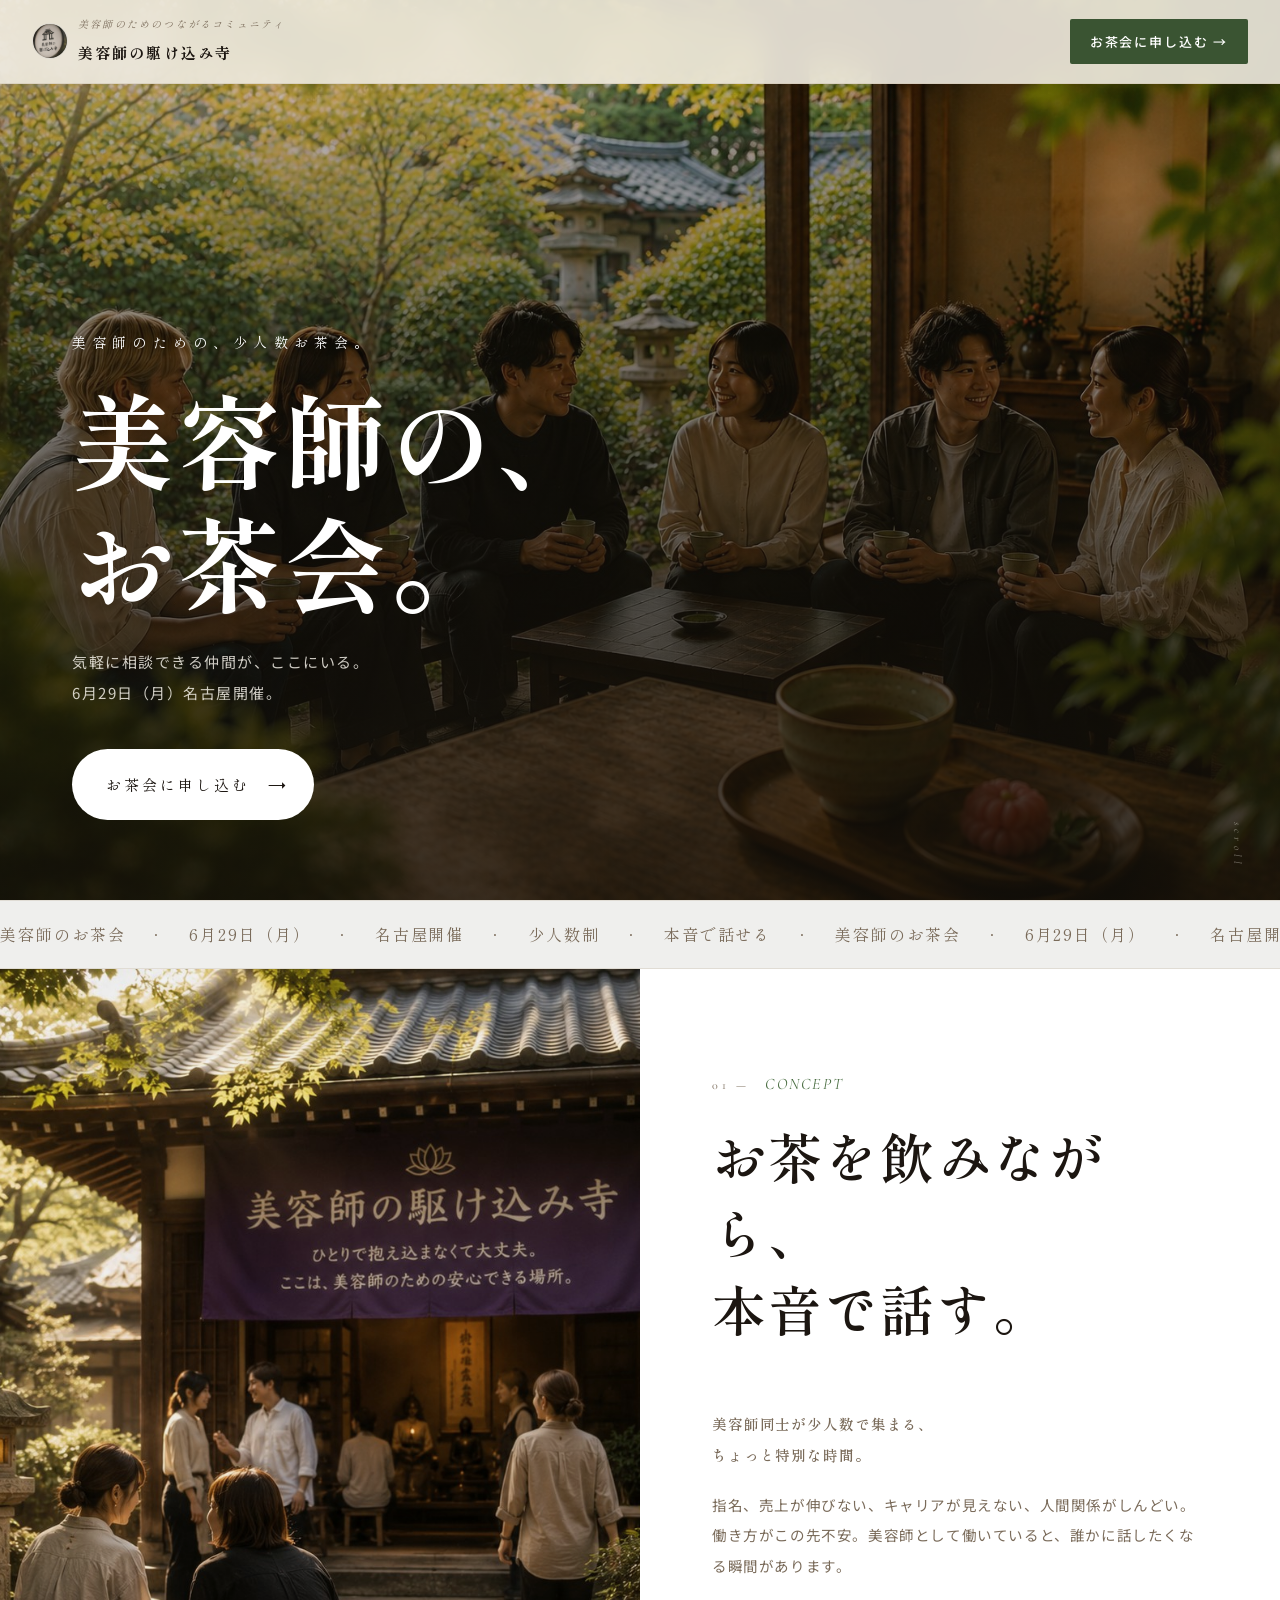
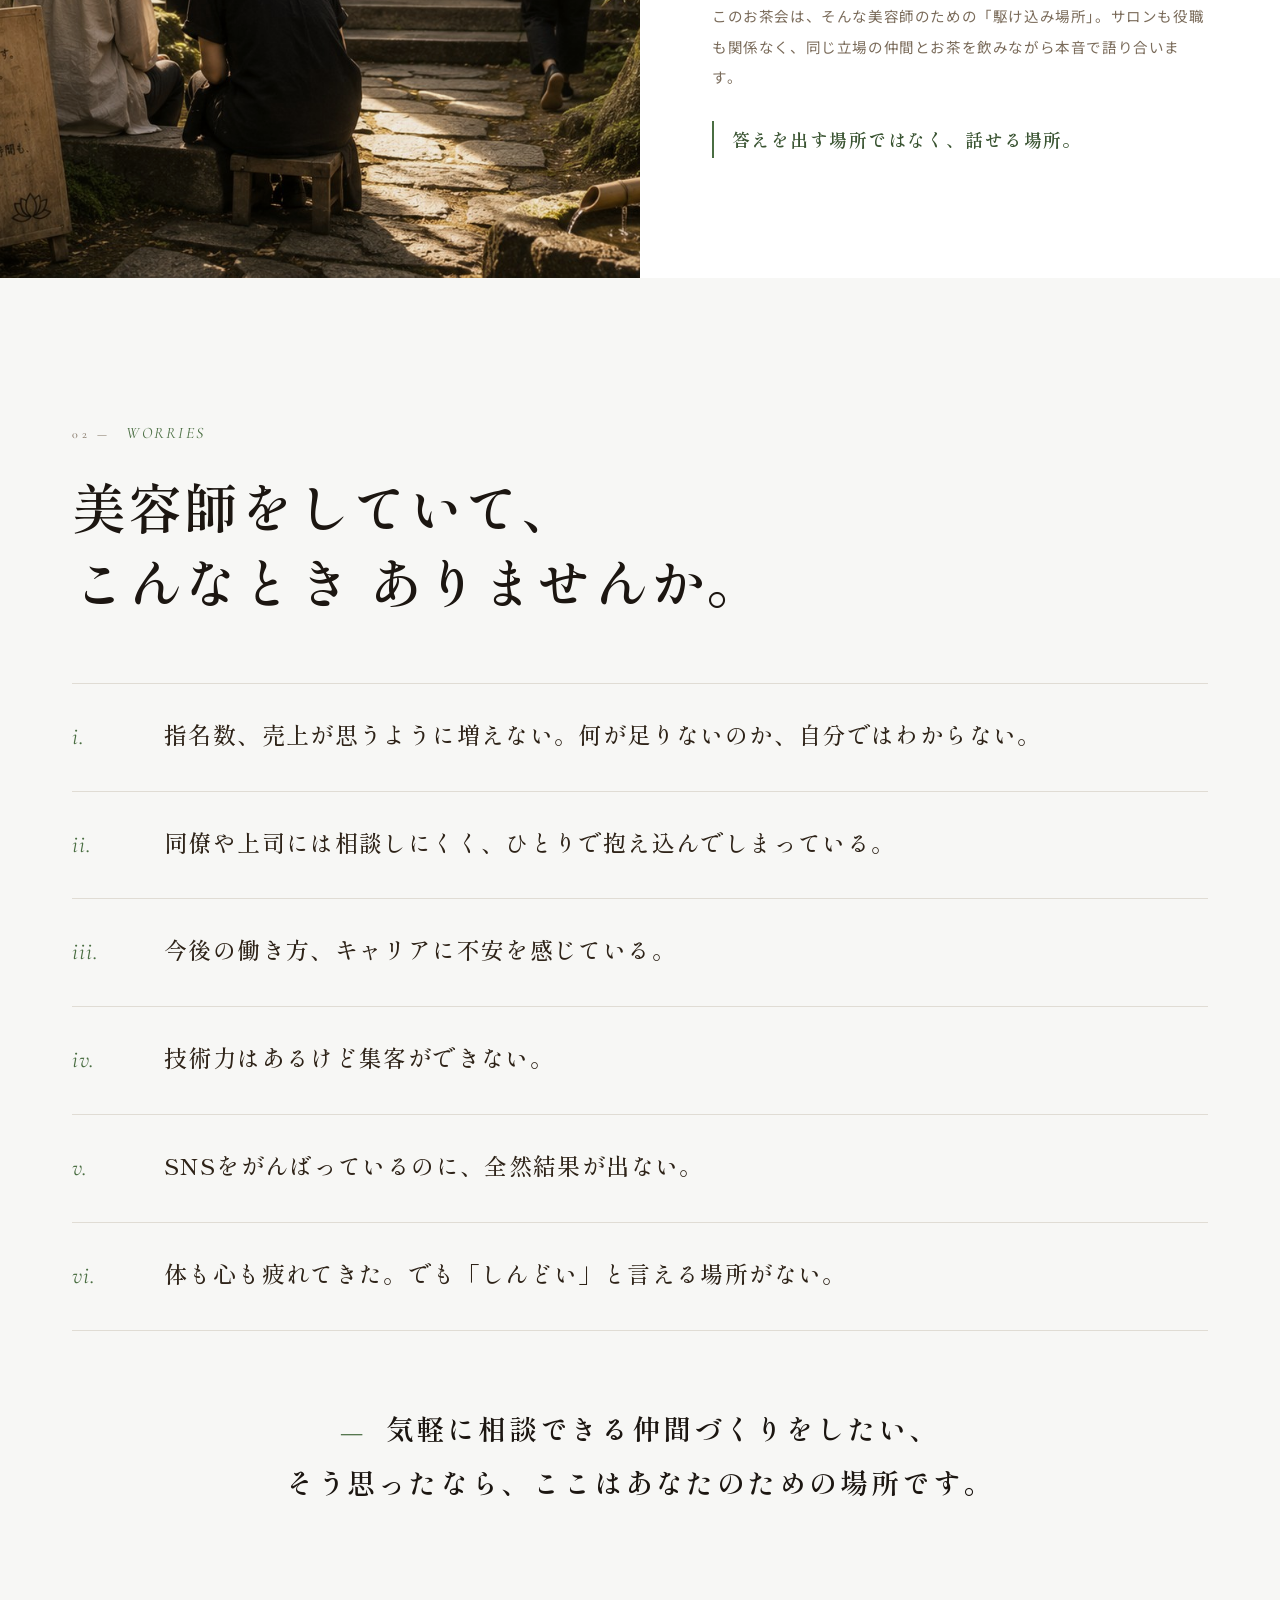
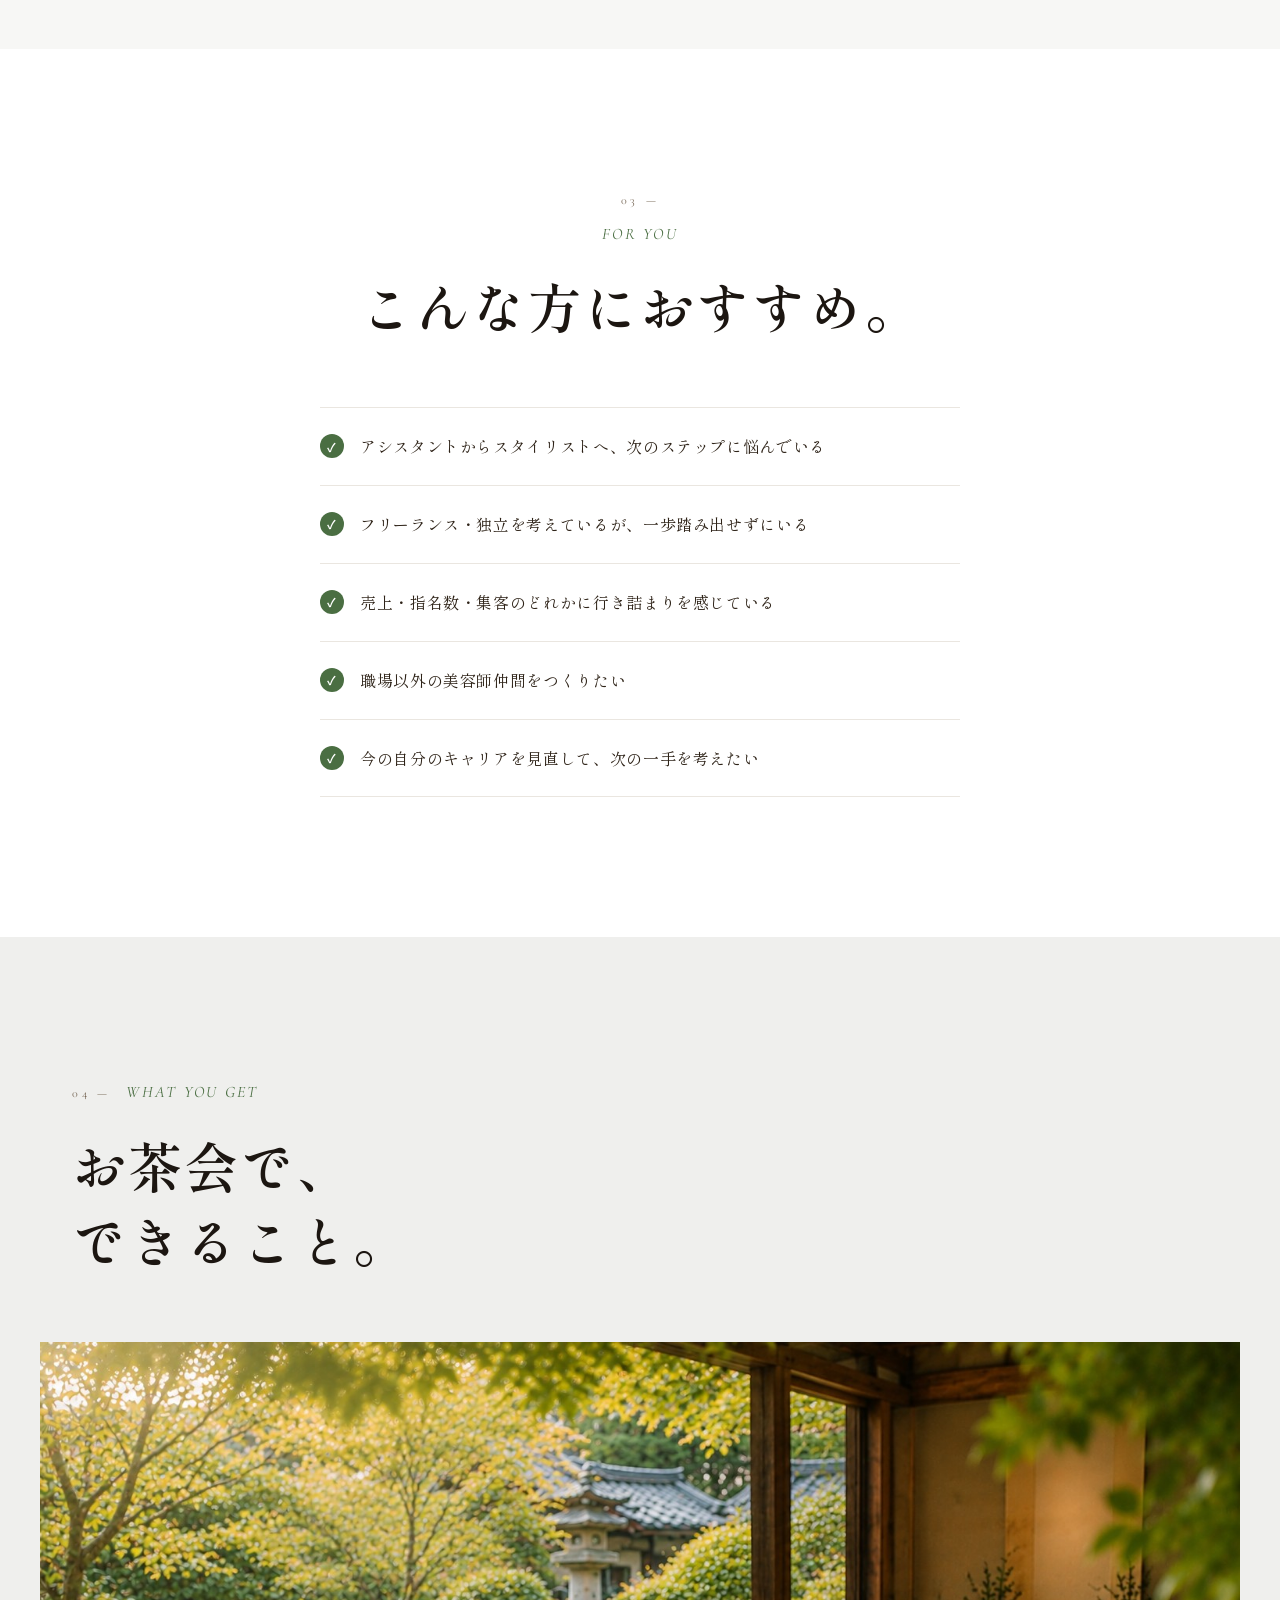
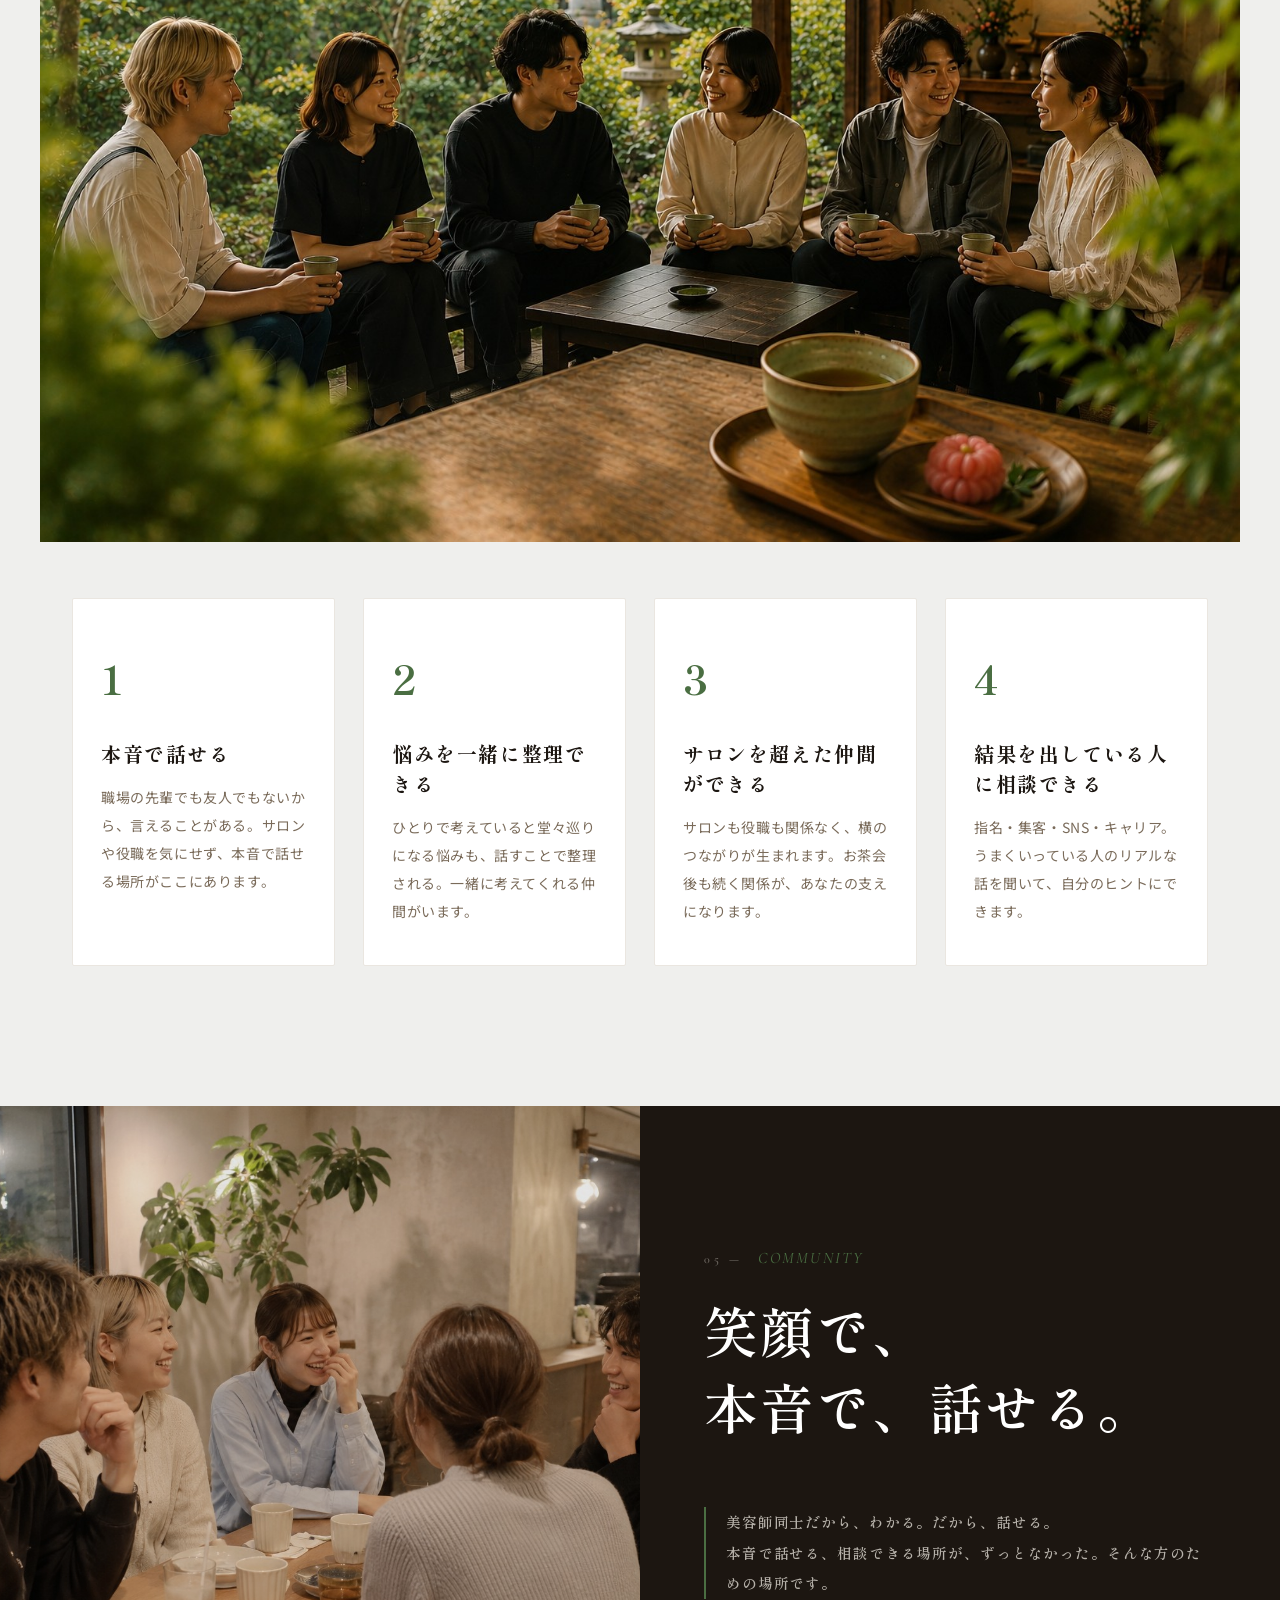
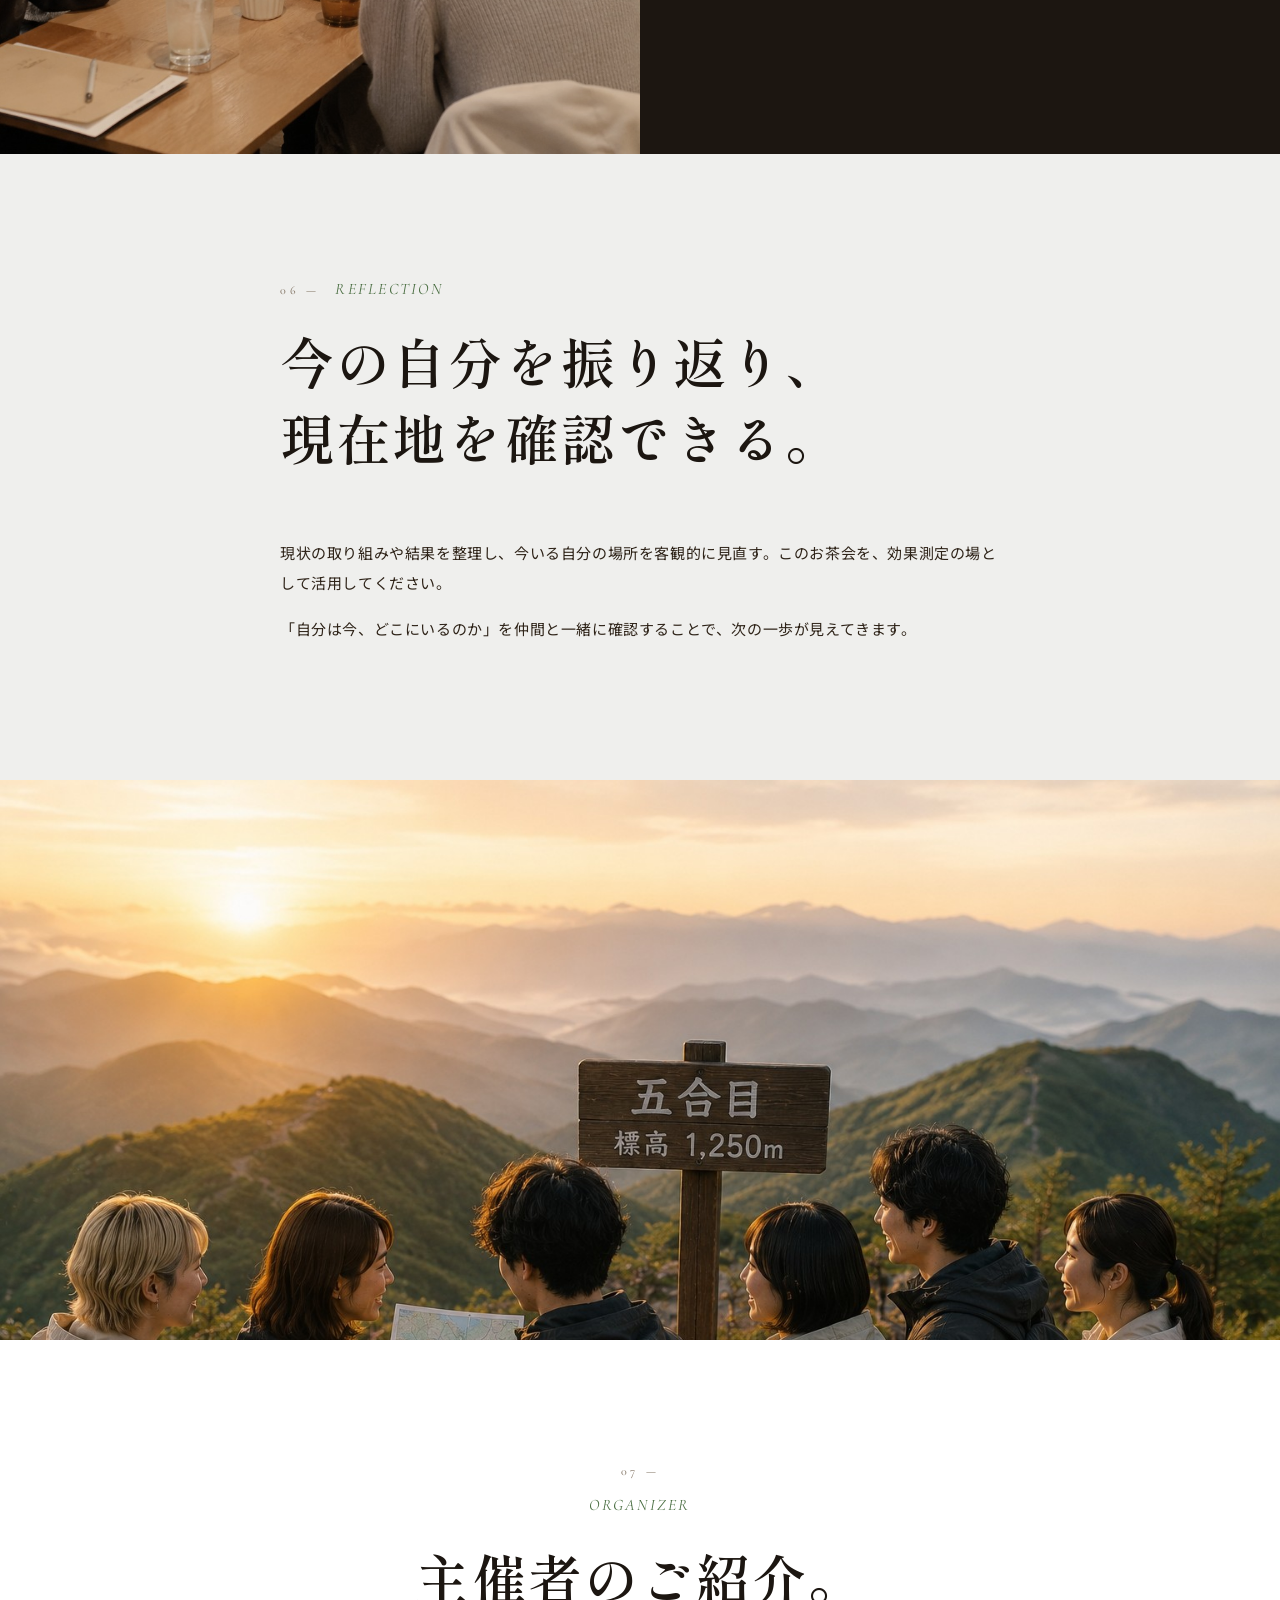
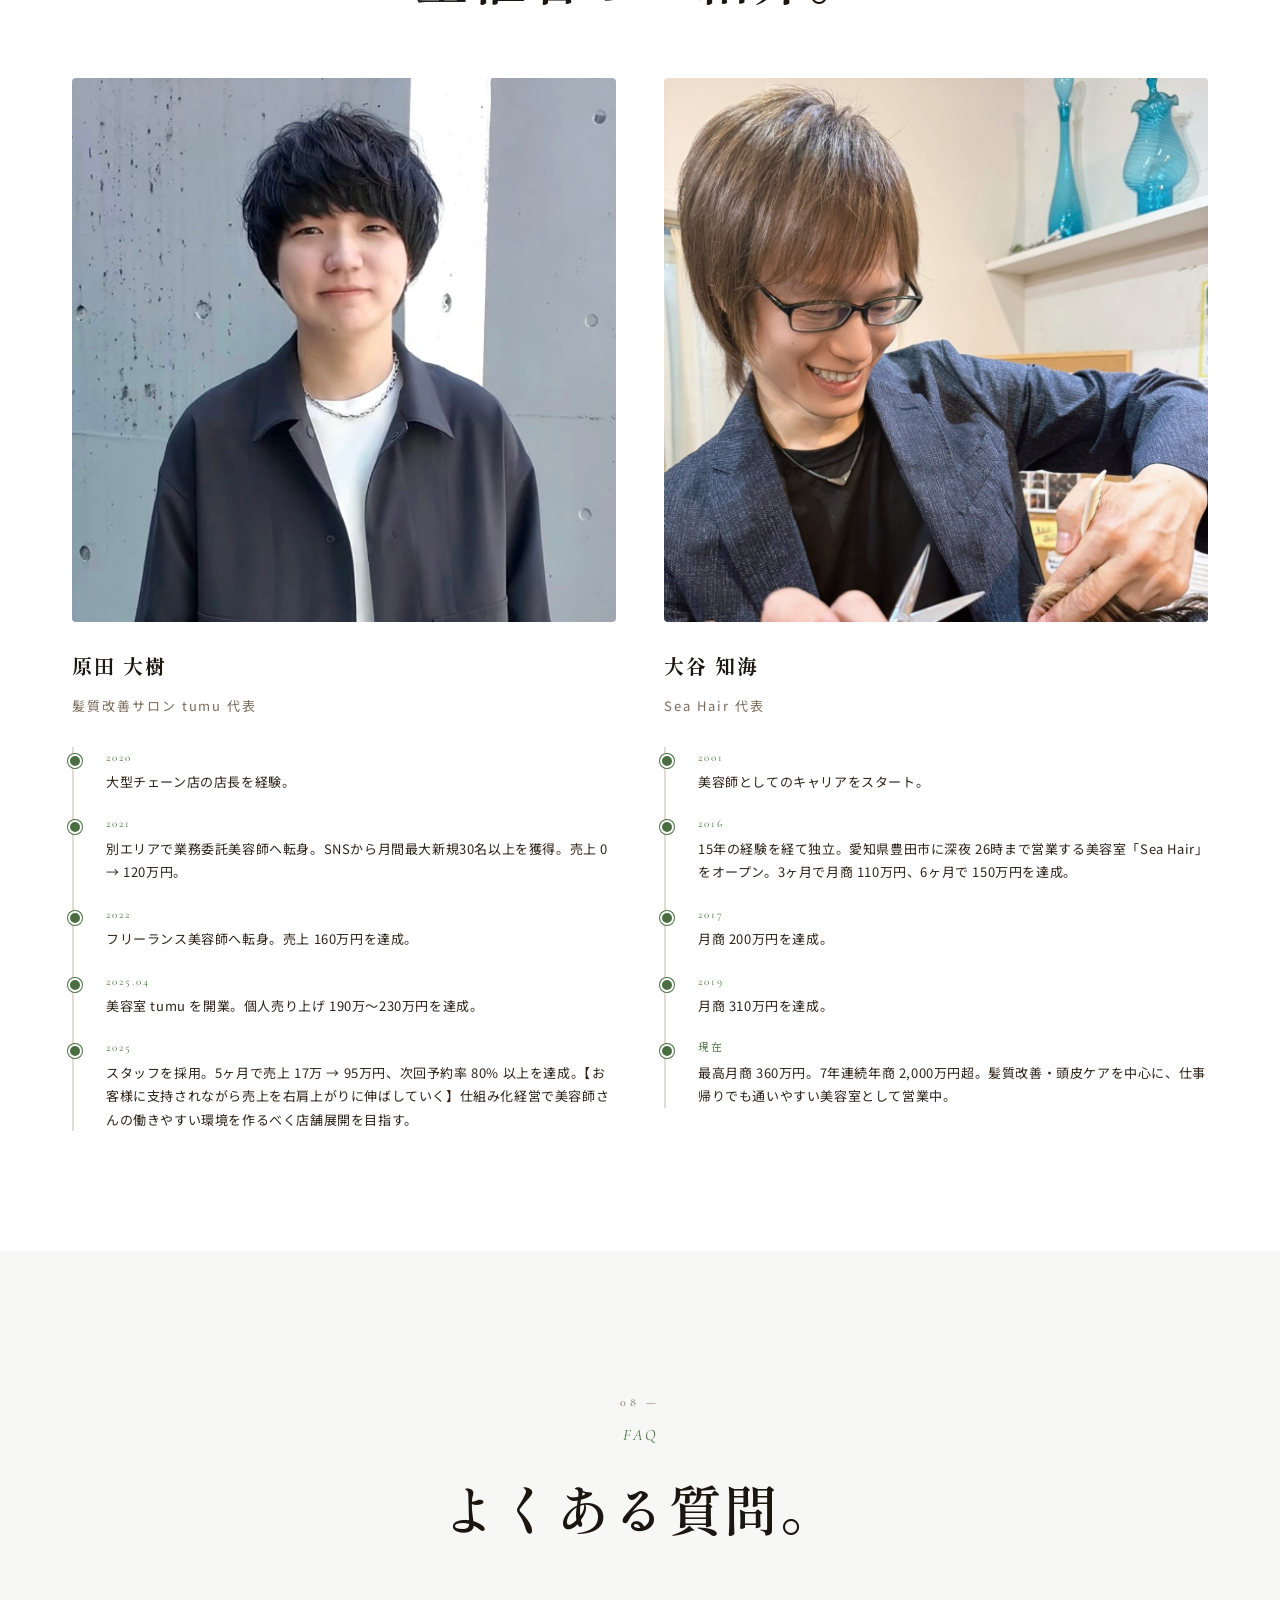
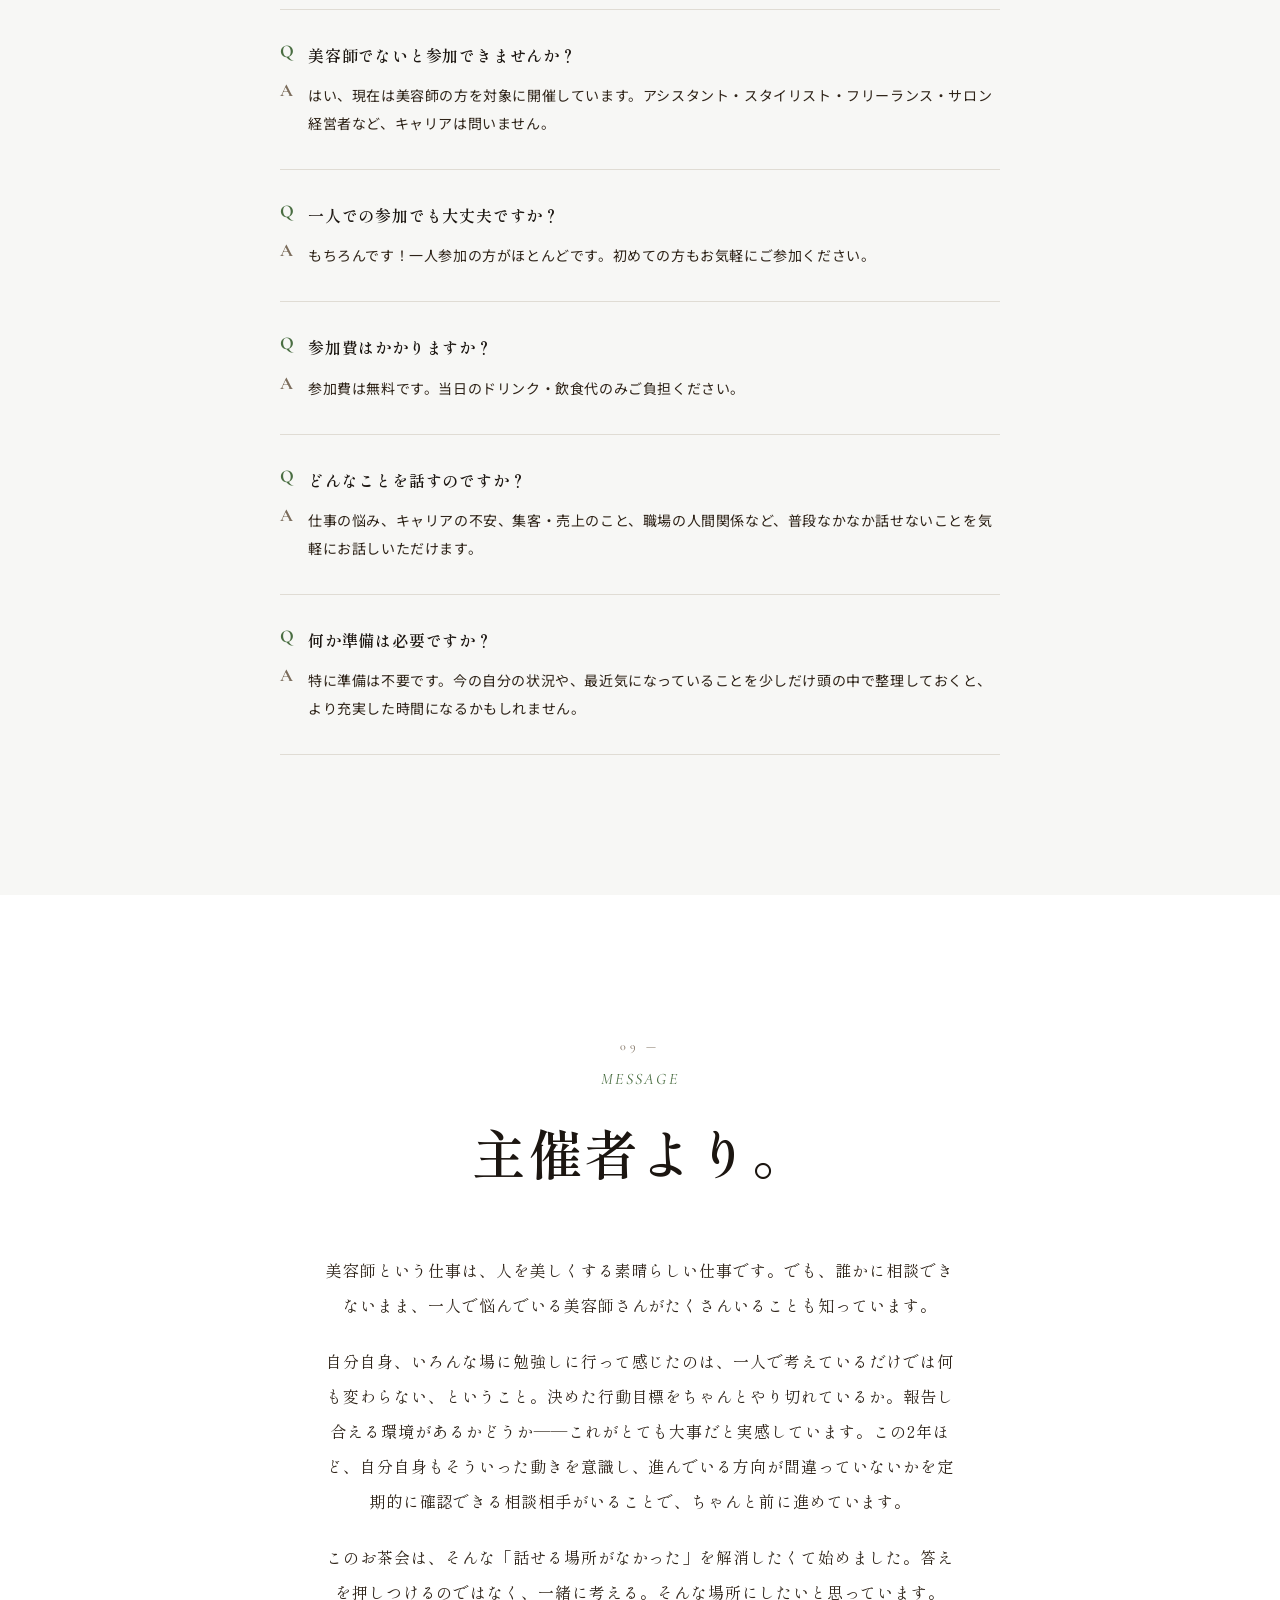
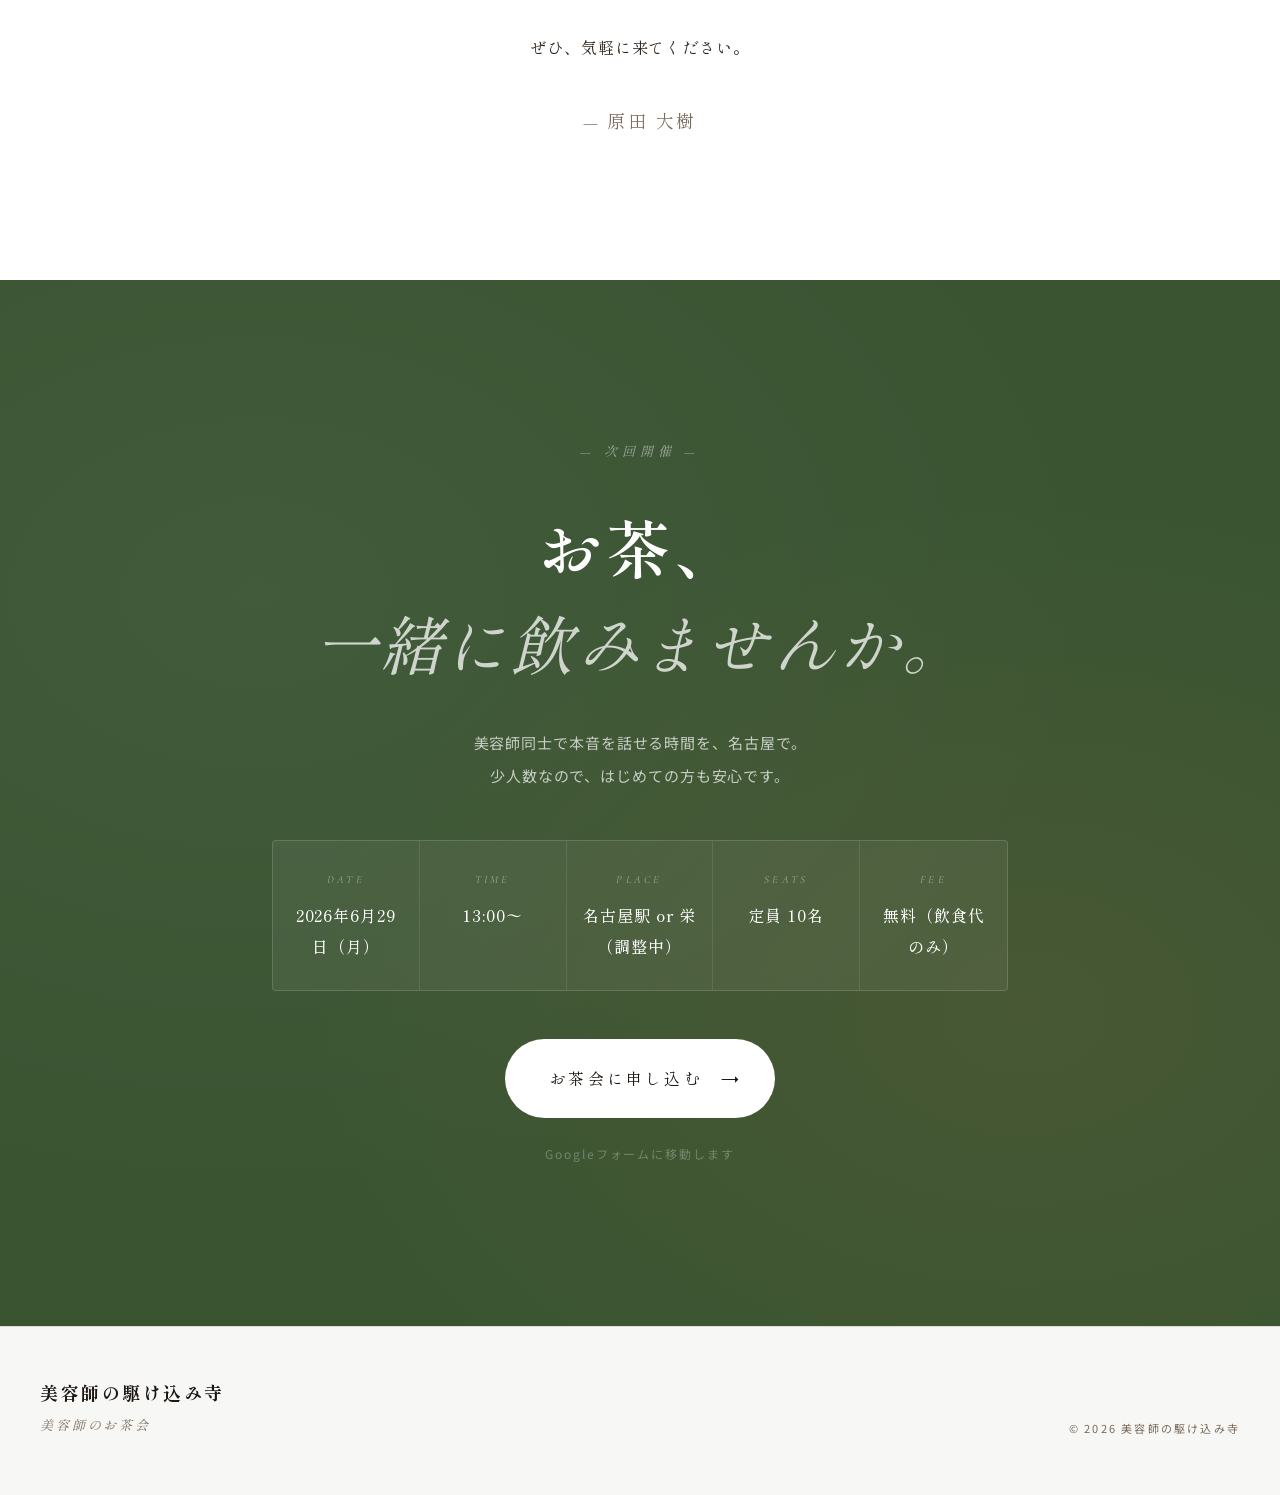
<file: index.html>
<!doctype html>
<html lang="ja">
<head>
  <meta charset="utf-8">
  <meta name="viewport" content="width=device-width,initial-scale=1">
  <meta name="format-detection" content="telephone=no">
  <title>美容師のお茶会 | 美容師の駆け込み寺</title>
  <meta name="description" content="美容師のための少人数お茶会。6月29日（月）名古屋開催。本音で話せる、居場所。美容師の駆け込み寺。">
  <meta property="og:title" content="美容師のお茶会 | 美容師の駆け込み寺">
  <meta property="og:description" content="美容師のための少人数お茶会。6月29日（月）名古屋開催。本音で話せる、居場所。">
  <meta property="og:type" content="website">
  <link rel="preconnect" href="https://fonts.googleapis.com">
  <link rel="preconnect" href="https://fonts.gstatic.com" crossorigin>
  <link href="https://fonts.googleapis.com/css2?family=Noto+Sans+JP:wght@300;400;500;700&family=Shippori+Mincho:wght@400;500;600;700;800&family=Cormorant+Garamond:ital,wght@0,300;0,400;0,500;1,300;1,400;1,500&display=swap" rel="stylesheet">
  <link rel="stylesheet" href="css/style.css">
</head>
<body>

<header class="nav">
  <a href="index.html" class="nav__logo">
    <img src="img/04.jpg" alt="美容師の駆け込み寺" class="nav__logo-img">
    <span class="nav__name"><em class="nav__presents">美容師のためのつながるコミュニティ</em>美容師の駆け込み寺</span>
  </a>
  <a href="form.html" class="nav__cta">お茶会に申し込む →</a>
</header>

<main>

  <!-- Hero -->
  <section class="hero">
    <div class="hero__bg">
      <img src="img/01.jpg" alt="" loading="eager">
    </div>
    <div class="hero__overlay"></div>
    <div class="hero__content">
      <p class="hero__eyebrow">美容師のための、少人数お茶会。</p>
      <h1 class="hero__title">美容師の、<br>お茶会。</h1>
      <p class="hero__catch">
        気軽に相談できる仲間が、ここにいる。<br>
        6月29日（月）名古屋開催。
      </p>
      <a href="#join" class="btn btn--invert">
        <span>お茶会に申し込む</span>
        <span class="btn__arrow">→</span>
      </a>
    </div>
    <p class="hero__scroll" aria-hidden="true">scroll</p>
  </section>

  <!-- Marquee -->
  <div class="marquee" aria-hidden="true">
    <div class="marquee__track">
      <span>美容師のお茶会</span><span>·</span>
      <span>6月29日（月）</span><span>·</span>
      <span>名古屋開催</span><span>·</span>
      <span>少人数制</span><span>·</span>
      <span>本音で話せる</span><span>·</span>
      <span>美容師のお茶会</span><span>·</span>
      <span>6月29日（月）</span><span>·</span>
      <span>名古屋開催</span><span>·</span>
      <span>少人数制</span><span>·</span>
      <span>本音で話せる</span><span>·</span>
    </div>
  </div>

  <!-- Concept -->
  <section class="concept">
    <div class="concept__grid">
      <figure class="concept__photo">
        <img src="img/02.jpg" alt="" loading="lazy">
      </figure>
      <div class="concept__text">
        <header class="sec-head">
          <span class="sec-head__num">01 —</span>
          <span class="sec-head__en"><em>Concept</em></span>
          <h2 class="sec-head__ja">お茶を飲みながら、<br>本音で話す。</h2>
        </header>
        <p class="concept__lead">
          美容師同士が少人数で集まる、<br>
          ちょっと特別な時間。
        </p>
        <p>指名、売上が伸びない、キャリアが見えない、人間関係がしんどい。働き方がこの先不安。美容師として働いていると、誰かに話したくなる瞬間があります。</p>
        <p>このお茶会は、そんな美容師のための「駆け込み場所」。サロンも役職も関係なく、同じ立場の仲間とお茶を飲みながら本音で語り合います。</p>
        <p class="concept__quote">答えを出す場所ではなく、話せる場所。</p>
      </div>
    </div>
  </section>

  <!-- Pain -->
  <section class="pain">
    <div class="container">
      <header class="sec-head">
        <span class="sec-head__num">02 —</span>
        <span class="sec-head__en"><em>Worries</em></span>
        <h2 class="sec-head__ja">美容師をしていて、<br>こんなとき ありませんか。</h2>
      </header>
      <ol class="pain__list">
        <li>
          <span class="pain__no">i.</span>
          <p>指名数、売上が思うように増えない。何が足りないのか、自分ではわからない。</p>
        </li>
        <li>
          <span class="pain__no">ii.</span>
          <p>同僚や上司には相談しにくく、ひとりで抱え込んでしまっている。</p>
        </li>
        <li>
          <span class="pain__no">iii.</span>
          <p>今後の働き方、キャリアに不安を感じている。</p>
        </li>
        <li>
          <span class="pain__no">iv.</span>
          <p>技術力はあるけど集客ができない。</p>
        </li>
        <li>
          <span class="pain__no">v.</span>
          <p>SNSをがんばっているのに、全然結果が出ない。</p>
        </li>
        <li>
          <span class="pain__no">vi.</span>
          <p>体も心も疲れてきた。でも「しんどい」と言える場所がない。</p>
        </li>
      </ol>
      <p class="pain__pull">
        <em>—</em> 気軽に相談できる仲間づくりをしたい、<br>
        そう思ったなら、ここはあなたのための場所です。
      </p>
    </div>
  </section>

  <!-- For You -->
  <section class="foryou">
    <div class="container">
      <header class="sec-head sec-head--center">
        <span class="sec-head__num">03 —</span>
        <span class="sec-head__en"><em>For You</em></span>
        <h2 class="sec-head__ja">こんな方におすすめ。</h2>
      </header>
      <ul class="foryou__list">
        <li class="foryou__item">
          <span class="foryou__icon">✓</span>
          <p>アシスタントからスタイリストへ、次のステップに悩んでいる</p>
        </li>
        <li class="foryou__item">
          <span class="foryou__icon">✓</span>
          <p>フリーランス・独立を考えているが、一歩踏み出せずにいる</p>
        </li>
        <li class="foryou__item">
          <span class="foryou__icon">✓</span>
          <p>売上・指名数・集客のどれかに行き詰まりを感じている</p>
        </li>
        <li class="foryou__item">
          <span class="foryou__icon">✓</span>
          <p>職場以外の美容師仲間をつくりたい</p>
        </li>
        <li class="foryou__item">
          <span class="foryou__icon">✓</span>
          <p>今の自分のキャリアを見直して、次の一手を考えたい</p>
        </li>
      </ul>
    </div>
  </section>

  <!-- Benefits -->
  <section class="benefits">
    <div class="container">
      <header class="sec-head">
        <span class="sec-head__num">04 —</span>
        <span class="sec-head__en"><em>What you get</em></span>
        <h2 class="sec-head__ja">お茶会で、<br>できること。</h2>
      </header>
      <figure class="benefits__photo">
        <img src="img/group.jpg" alt="お茶会の様子" loading="lazy">
      </figure>
      <div class="benefits__grid">
        <article class="benefits__item">
          <span class="benefits__icon">1</span>
          <h3>本音で話せる</h3>
          <p>職場の先輩でも友人でもないから、言えることがある。サロンや役職を気にせず、本音で話せる場所がここにあります。</p>
        </article>
        <article class="benefits__item">
          <span class="benefits__icon">2</span>
          <h3>悩みを一緒に整理できる</h3>
          <p>ひとりで考えていると堂々巡りになる悩みも、話すことで整理される。一緒に考えてくれる仲間がいます。</p>
        </article>
        <article class="benefits__item">
          <span class="benefits__icon">3</span>
          <h3>サロンを超えた仲間ができる</h3>
          <p>サロンも役職も関係なく、横のつながりが生まれます。お茶会後も続く関係が、あなたの支えになります。</p>
        </article>
        <article class="benefits__item">
          <span class="benefits__icon">4</span>
          <h3>結果を出している人に相談できる</h3>
          <p>指名・集客・SNS・キャリア。うまくいっている人のリアルな話を聞いて、自分のヒントにできます。</p>
        </article>
      </div>
    </div>
  </section>

  <!-- Scene -->
  <section class="scene">
    <div class="scene__grid">
      <div class="scene__photo">
        <img src="img/03.jpg" alt="" loading="lazy">
      </div>
      <div class="scene__text">
        <header class="sec-head">
          <span class="sec-head__num">05 —</span>
          <span class="sec-head__en"><em>Community</em></span>
          <h2 class="sec-head__ja">笑顔で、<br>本音で、話せる。</h2>
        </header>
        <p class="scene__lead">
          美容師同士だから、わかる。だから、話せる。<br>
          本音で話せる、相談できる場所が、ずっとなかった。そんな方のための場所です。
        </p>
      </div>
    </div>
  </section>

  <!-- Reflection -->
  <section class="reflection">
    <div class="container">
      <div class="reflection__inner">
        <div class="reflection__text">
          <header class="sec-head">
            <span class="sec-head__num">06 —</span>
            <span class="sec-head__en"><em>Reflection</em></span>
            <h2 class="sec-head__ja">今の自分を振り返り、<br>現在地を確認できる。</h2>
          </header>
          <p>現状の取り組みや結果を整理し、今いる自分の場所を客観的に見直す。このお茶会を、効果測定の場として活用してください。</p>
          <p>「自分は今、どこにいるのか」を仲間と一緒に確認することで、次の一歩が見えてきます。</p>
        </div>
      </div>
    </div>
  </section>

  <!-- Reflection Image -->
  <div class="reflection__img">
    <img src="img/05.jpg" alt="" loading="lazy">
  </div>

  <!-- Organizer -->
  <section class="organizer">
    <div class="container">
      <header class="sec-head sec-head--center">
        <span class="sec-head__num">07 —</span>
        <span class="sec-head__en"><em>Organizer</em></span>
        <h2 class="sec-head__ja">主催者のご紹介。</h2>
      </header>
      <div class="organizer__grid">
        <div class="organizer__item">
          <div class="organizer__photo">
            <img src="img/organizer1.jpg" alt="" loading="lazy">
          </div>
          <div class="organizer__info">
            <p class="organizer__name">原田 大樹</p>
            <p class="organizer__role">髪質改善サロン tumu 代表</p>
            <ul class="organizer__timeline">
              <li>
                <span class="organizer__timeline-year">2020</span>
                <p>大型チェーン店の店長を経験。</p>
              </li>
              <li>
                <span class="organizer__timeline-year">2021</span>
                <p>別エリアで業務委託美容師へ転身。SNSから月間最大新規30名以上を獲得。売上 0 → 120万円。</p>
              </li>
              <li>
                <span class="organizer__timeline-year">2022</span>
                <p>フリーランス美容師へ転身。売上 160万円を達成。</p>
              </li>
              <li>
                <span class="organizer__timeline-year">2025.04</span>
                <p>美容室 tumu を開業。個人売り上げ 190万〜230万円を達成。</p>
              </li>
              <li>
                <span class="organizer__timeline-year">2025</span>
                <p>スタッフを採用。5ヶ月で売上 17万 → 95万円、次回予約率 80% 以上を達成。【お客様に支持されながら売上を右肩上がりに伸ばしていく】仕組み化経営で美容師さんの働きやすい環境を作るべく店舗展開を目指す。</p>
              </li>
            </ul>
          </div>
        </div>
        <div class="organizer__item">
          <div class="organizer__photo">
            <img src="img/organizer2.jpg" alt="" loading="lazy">
          </div>
          <div class="organizer__info">
            <p class="organizer__name">大谷 知海</p>
            <p class="organizer__role">Sea Hair 代表</p>
            <ul class="organizer__timeline">
              <li>
                <span class="organizer__timeline-year">2001</span>
                <p>美容師としてのキャリアをスタート。</p>
              </li>
              <li>
                <span class="organizer__timeline-year">2016</span>
                <p>15年の経験を経て独立。愛知県豊田市に深夜 26時まで営業する美容室「Sea Hair」をオープン。3ヶ月で月商 110万円、6ヶ月で 150万円を達成。</p>
              </li>
              <li>
                <span class="organizer__timeline-year">2017</span>
                <p>月商 200万円を達成。</p>
              </li>
              <li>
                <span class="organizer__timeline-year">2019</span>
                <p>月商 310万円を達成。</p>
              </li>
              <li>
                <span class="organizer__timeline-year">現在</span>
                <p>最高月商 360万円。7年連続年商 2,000万円超。髪質改善・頭皮ケアを中心に、仕事帰りでも通いやすい美容室として営業中。</p>
              </li>
            </ul>
          </div>
        </div>
      </div>
    </div>
  </section>

  <!-- FAQ -->
  <section class="faq">
    <div class="container">
      <header class="sec-head sec-head--center">
        <span class="sec-head__num">08 —</span>
        <span class="sec-head__en"><em>FAQ</em></span>
        <h2 class="sec-head__ja">よくある質問。</h2>
      </header>
      <dl class="faq__list">
        <div class="faq__item">
          <dt class="faq__q">美容師でないと参加できませんか？</dt>
          <dd class="faq__a">はい、現在は美容師の方を対象に開催しています。アシスタント・スタイリスト・フリーランス・サロン経営者など、キャリアは問いません。</dd>
        </div>
        <div class="faq__item">
          <dt class="faq__q">一人での参加でも大丈夫ですか？</dt>
          <dd class="faq__a">もちろんです！一人参加の方がほとんどです。初めての方もお気軽にご参加ください。</dd>
        </div>
        <div class="faq__item">
          <dt class="faq__q">参加費はかかりますか？</dt>
          <dd class="faq__a">参加費は無料です。当日のドリンク・飲食代のみご負担ください。</dd>
        </div>
        <div class="faq__item">
          <dt class="faq__q">どんなことを話すのですか？</dt>
          <dd class="faq__a">仕事の悩み、キャリアの不安、集客・売上のこと、職場の人間関係など、普段なかなか話せないことを気軽にお話しいただけます。</dd>
        </div>
        <div class="faq__item">
          <dt class="faq__q">何か準備は必要ですか？</dt>
          <dd class="faq__a">特に準備は不要です。今の自分の状況や、最近気になっていることを少しだけ頭の中で整理しておくと、より充実した時間になるかもしれません。</dd>
        </div>
      </dl>
    </div>
  </section>

  <!-- Message -->
  <section class="msg">
    <div class="container">
      <header class="sec-head sec-head--center">
        <span class="sec-head__num">09 —</span>
        <span class="sec-head__en"><em>Message</em></span>
        <h2 class="sec-head__ja">主催者より。</h2>
      </header>
      <div class="msg__inner">
        <p class="msg__text">美容師という仕事は、人を美しくする素晴らしい仕事です。でも、誰かに相談できないまま、一人で悩んでいる美容師さんがたくさんいることも知っています。</p>
        <p class="msg__text">自分自身、いろんな場に勉強しに行って感じたのは、一人で考えているだけでは何も変わらない、ということ。決めた行動目標をちゃんとやり切れているか。報告し合える環境があるかどうか——これがとても大事だと実感しています。この2年ほど、自分自身もそういった動きを意識し、進んでいる方向が間違っていないかを定期的に確認できる相談相手がいることで、ちゃんと前に進めています。</p>
        <p class="msg__text">このお茶会は、そんな「話せる場所がなかった」を解消したくて始めました。答えを押しつけるのではなく、一緒に考える。そんな場所にしたいと思っています。</p>
        <p class="msg__text">ぜひ、気軽に来てください。</p>
        <p class="msg__sign">— 原田 大樹</p>
      </div>
    </div>
  </section>

  <!-- Join -->
  <section class="join" id="join">
    <div class="container join__inner">
      <p class="join__eyebrow"><em>— 次回開催 —</em></p>
      <h2 class="join__title">
        <span>お茶、</span>
        <span><em>一緒に飲みませんか。</em></span>
      </h2>
      <p class="join__lead">
        美容師同士で本音を話せる時間を、名古屋で。<br>
        少人数なので、はじめての方も安心です。
      </p>
      <div class="join__meta">
        <div><span>Date</span><p>2026年6月29日（月）</p></div>
        <div><span>Time</span><p>13:00〜</p></div>
        <div><span>Place</span><p>名古屋駅 or 栄（調整中）</p></div>
        <div><span>Seats</span><p>定員 10名</p></div>
        <div><span>Fee</span><p>無料（飲食代のみ）</p></div>
      </div>
      <a href="form.html" class="btn btn--lg btn--invert">
        <span>お茶会に申し込む</span>
        <span class="btn__arrow">→</span>
      </a>
      <p class="join__note">Googleフォームに移動します</p>
    </div>
  </section>

</main>

<footer class="footer">
  <div class="footer__inner">
    <div class="footer__brand">
      <p class="footer__name">美容師の駆け込み寺</p>
      <p class="footer__sub">美容師のお茶会</p>
    </div>
    <p class="footer__copy">© 2026 美容師の駆け込み寺</p>
  </div>
</footer>

<script>
  // ── Scroll reveal ──
  const io = new IntersectionObserver((entries) => {
    for (const e of entries) {
      if (e.isIntersecting) {
        e.target.classList.add('is-in');
        io.unobserve(e.target);
      }
    }
  }, { threshold: 0.06, rootMargin: '0px 0px -32px 0px' });

  document.querySelectorAll(
    '.sec-head, .pain__list li, .pain__pull, .benefits__item, ' +
    '.concept__text, .scene__text, .voice__item, .join__inner'
  ).forEach(el => { el.classList.add('reveal'); io.observe(el); });

  // ── Anim (fade+slide) ──
  const io2 = new IntersectionObserver((entries) => {
    for (const e of entries) {
      if (e.isIntersecting) {
        e.target.classList.add('is-visible');
        io2.unobserve(e.target);
      }
    }
  }, { threshold: 0.08, rootMargin: '0px 0px -24px 0px' });

  // concept photo
  const conceptPhoto = document.querySelector('.concept__photo');
  if (conceptPhoto) { conceptPhoto.classList.add('anim','anim--left'); io2.observe(conceptPhoto); }

  // foryou items (stagger)
  document.querySelectorAll('.foryou__item').forEach((el, i) => {
    el.classList.add('anim', `anim--d${Math.min(i+1,6)}`);
    io2.observe(el);
  });

  // benefits photo
  const bPhoto = document.querySelector('.benefits__photo');
  if (bPhoto) { bPhoto.classList.add('anim'); io2.observe(bPhoto); }

  // scene photo
  const scenePhoto = document.querySelector('.scene__photo');
  if (scenePhoto) { scenePhoto.classList.add('anim','anim--right'); io2.observe(scenePhoto); }

  // organizer
  document.querySelectorAll('.organizer').forEach((el, i) => {
    el.classList.add('anim', i === 0 ? 'anim--left' : 'anim--right');
    io2.observe(el);
  });

  // hero content fade-in on load
  const heroContent = document.querySelector('.hero__content');
  if (heroContent) {
    heroContent.style.opacity = '0';
    heroContent.style.transform = 'translateY(20px)';
    heroContent.style.transition = 'opacity 1s 0.3s cubic-bezier(0.16,1,0.3,1), transform 1s 0.3s cubic-bezier(0.16,1,0.3,1)';
    requestAnimationFrame(() => requestAnimationFrame(() => {
      heroContent.style.opacity = '1';
      heroContent.style.transform = 'translateY(0)';
    }));
  }
</script>

</body>
</html>
</file>
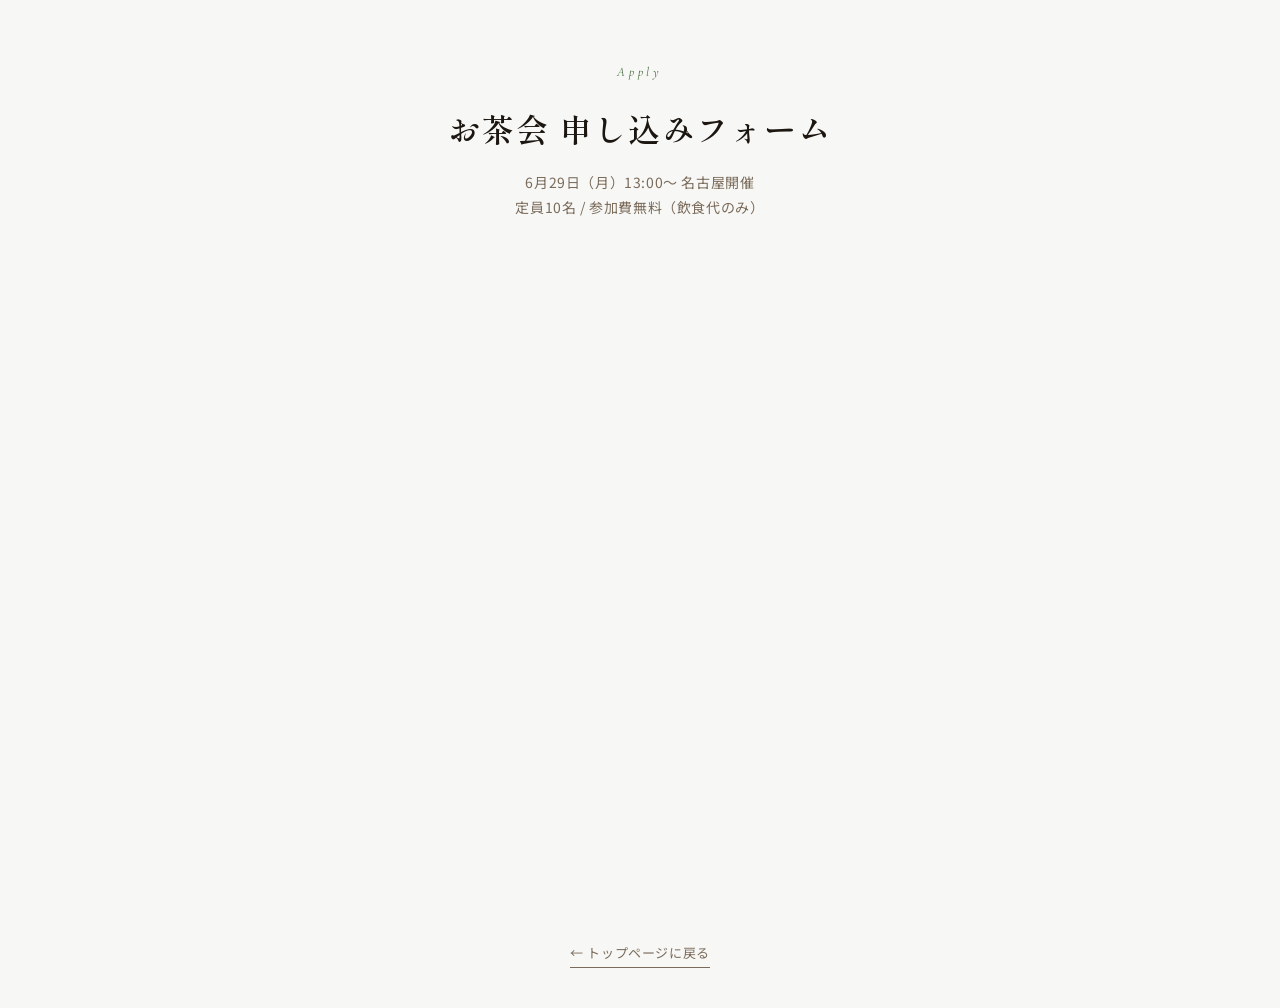
<file: form.html>
<!doctype html>
<html lang="ja">
<head>
  <meta charset="utf-8">
  <meta name="viewport" content="width=device-width,initial-scale=1">
  <title>お茶会 申し込みフォーム | 美容師の駆け込み寺</title>
  <link rel="preconnect" href="https://fonts.googleapis.com">
  <link rel="preconnect" href="https://fonts.gstatic.com" crossorigin>
  <link href="https://fonts.googleapis.com/css2?family=Noto+Sans+JP:wght@300;400;500&family=Shippori+Mincho:wght@400;500;600&family=Cormorant+Garamond:ital,wght@1,400&display=swap" rel="stylesheet">
  <link rel="stylesheet" href="css/style.css">
  <style>
    body { background: var(--bg); margin: 0; }
    .form-page {
      min-height: 100vh;
      display: flex;
      flex-direction: column;
      align-items: center;
      padding: 60px 0 0;
    }
    .form-page__head {
      text-align: center;
      margin-bottom: 32px;
      padding: 0 32px;
    }
    .form-page__eyebrow {
      font-family: var(--en);
      font-style: italic;
      font-size: 13px;
      letter-spacing: 0.3em;
      color: var(--green);
      display: block;
      margin-bottom: 12px;
    }
    .form-page__title {
      font-family: var(--serif);
      font-size: clamp(22px, 4vw, 32px);
      font-weight: 600;
      letter-spacing: 0.06em;
      margin: 0 0 10px;
    }
    .form-page__sub {
      font-size: 14px;
      color: var(--ink-mute);
      line-height: 1.8;
      margin: 0;
    }
    .form-iframe-wrap {
      width: 100%;
      max-width: 640px;
      flex: 1;
    }
    .form-iframe-wrap iframe {
      width: 100%;
      min-height: 640px;
      border: none;
      display: block;
    }
    .form-back {
      display: inline-block;
      padding: 24px 0 32px;
      font-size: 13px;
      color: var(--ink-mute);
      border-bottom: 1px solid currentColor;
      padding-bottom: 2px;
      margin: 24px 0 40px;
    }
    @media (max-width: 600px) {
      .form-page { padding-top: 40px; }
    }
  </style>
</head>
<body>
  <div class="form-page">
    <div class="form-page__head">
      <span class="form-page__eyebrow">Apply</span>
      <h1 class="form-page__title">お茶会 申し込みフォーム</h1>
      <p class="form-page__sub">6月29日（月）13:00〜 名古屋開催<br>定員10名 / 参加費無料（飲食代のみ）</p>
    </div>

    <div class="form-iframe-wrap">
      <iframe
        id="gform"
        src="https://docs.google.com/forms/d/e/1FAIpQLScOuykWb3WQWfO_5yzW9Me-CJXqF7A9h5lWur5GmdI6fBuDRQ/viewform?embedded=true"
        frameborder="0"
        marginheight="0"
        marginwidth="0"
      >読み込んでいます…</iframe>
    </div>

    <a href="index.html" class="form-back">← トップページに戻る</a>
  </div>

  <script>
    // Googleフォーム送信後（iframeが2回目のloadを検知）→ LINEへ自動移動
    var loadCount = 0;
    var iframe = document.getElementById('gform');
    iframe.addEventListener('load', function () {
      loadCount++;
      if (loadCount >= 2) {
        // 送信完了 → thanks.html 経由でLINEへ
        window.location.href = 'thanks.html';
      }
    });
  </script>
</body>
</html>
</file>
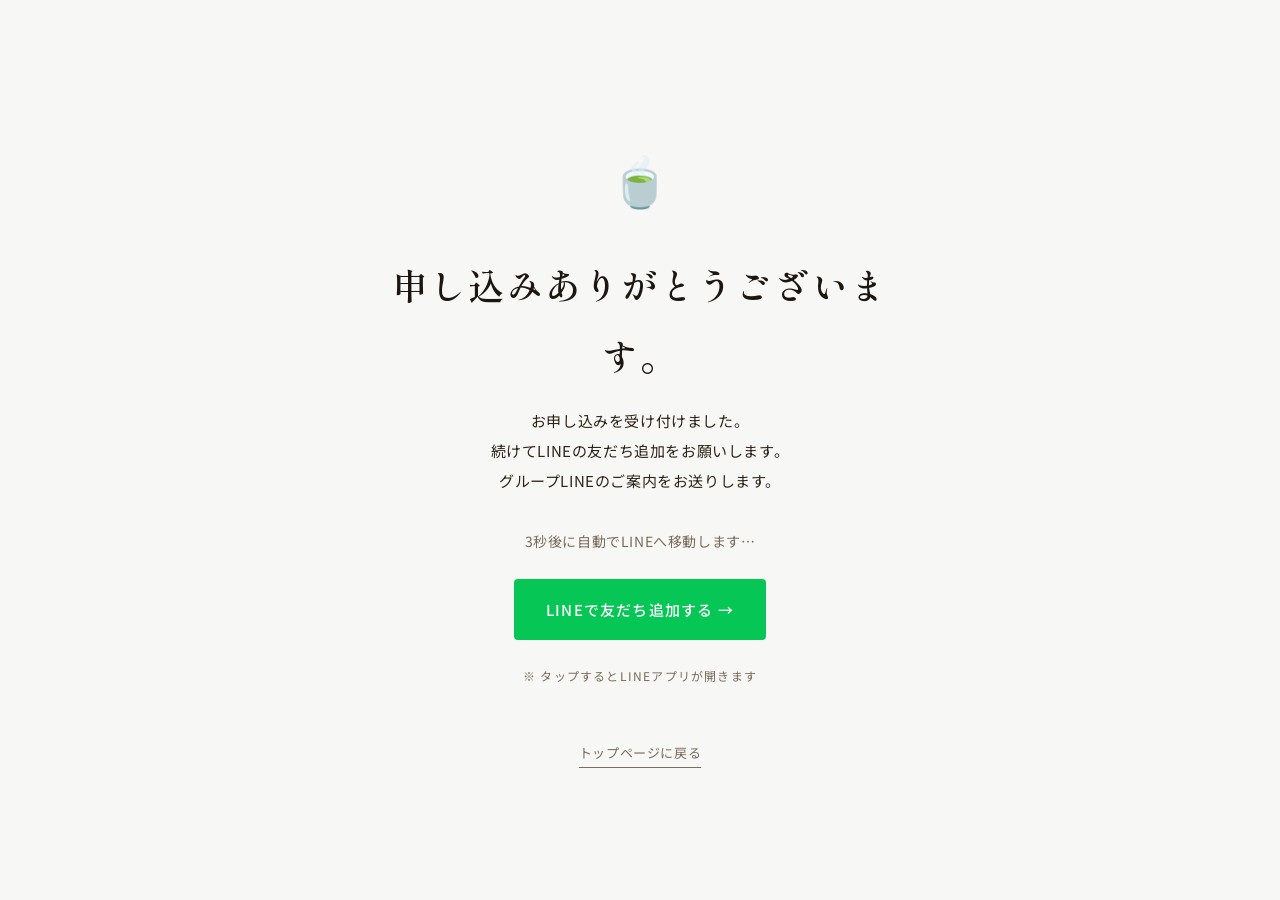
<file: thanks.html>
<!doctype html>
<html lang="ja">
<head>
  <meta charset="utf-8">
  <meta name="viewport" content="width=device-width,initial-scale=1">
  <title>申し込み完了 | 美容師の駆け込み寺</title>
  <link rel="preconnect" href="https://fonts.googleapis.com">
  <link rel="preconnect" href="https://fonts.gstatic.com" crossorigin>
  <link href="https://fonts.googleapis.com/css2?family=Noto+Sans+JP:wght@300;400;500&family=Shippori+Mincho:wght@400;500;600&family=Cormorant+Garamond:ital,wght@1,400&display=swap" rel="stylesheet">
  <link rel="stylesheet" href="css/style.css">
  <style>
    .thanks {
      min-height: 100vh;
      display: flex;
      align-items: center;
      justify-content: center;
      text-align: center;
      padding: 60px 32px;
      background: var(--bg);
    }
    .thanks__inner { max-width: 560px; }
    .thanks__icon {
      font-size: 48px;
      margin-bottom: 24px;
    }
    .thanks__title {
      font-family: var(--serif);
      font-size: clamp(24px, 4vw, 36px);
      font-weight: 600;
      letter-spacing: 0.06em;
      margin: 0 0 16px;
    }
    .thanks__sub {
      font-size: 15px;
      line-height: 2;
      color: var(--ink-2);
      margin: 0 0 32px;
    }
    .thanks__redirect {
      font-size: 14px;
      color: var(--ink-mute);
      margin-bottom: 24px;
    }
    .thanks__progress {
      width: 200px;
      height: 3px;
      background: var(--line);
      border-radius: 2px;
      margin: 12px auto 0;
      overflow: hidden;
    }
    .thanks__progress-bar {
      height: 100%;
      background: #06c755;
      border-radius: 2px;
      animation: progress 3s linear forwards;
    }
    @keyframes progress {
      from { width: 0%; }
      to   { width: 100%; }
    }
    .thanks__line {
      display: inline-flex;
      align-items: center;
      gap: 10px;
      background: #06c755;
      color: #fff;
      padding: 16px 32px;
      border-radius: 4px;
      font-size: 15px;
      font-weight: 500;
      letter-spacing: 0.08em;
      text-decoration: none;
      transition: opacity 0.2s;
      margin-bottom: 16px;
    }
    .thanks__line:hover { opacity: 0.85; }
    .thanks__note {
      font-size: 12px;
      color: var(--ink-mute);
      letter-spacing: 0.1em;
      margin-top: 8px;
    }
    .thanks__back {
      display: inline-block;
      margin-top: 40px;
      font-size: 13px;
      color: var(--ink-mute);
      border-bottom: 1px solid currentColor;
      padding-bottom: 2px;
    }
  </style>
</head>
<body>
  <div class="thanks">
    <div class="thanks__inner">
      <div class="thanks__icon">🍵</div>
      <h1 class="thanks__title">申し込みありがとうございます。</h1>
      <p class="thanks__sub">
        お申し込みを受け付けました。<br>
        続けてLINEの友だち追加をお願いします。<br>
        グループLINEのご案内をお送りします。
      </p>
      <p class="thanks__redirect">
        3秒後に自動でLINEへ移動します…
        <span class="thanks__progress"><span class="thanks__progress-bar"></span></span>
      </p>
      <a href="https://s.lmes.jp/landing-qr/2010138465-7cHKnN3m?uLand=dBmBNZ" id="lineBtn" class="thanks__line">
        LINEで友だち追加する →
      </a>
      <p class="thanks__note">※ タップするとLINEアプリが開きます</p>
      <a href="index.html" class="thanks__back">トップページに戻る</a>
    </div>
  </div>
  <script>
    setTimeout(function () {
      window.location.href = 'https://s.lmes.jp/landing-qr/2010138465-7cHKnN3m?uLand=dBmBNZ';
    }, 3000);
  </script>
</body>
</html>
</file>
<file: css/style.css>
:root {
  --bg: #f7f7f5;
  --bg-2: #efefed;
  --paper: #ffffff;
  --ink: #1c1611;
  --ink-2: #2e2318;
  --ink-mute: #7a6b5a;
  --line: #e0dcd4;
  --line-soft: #eae6e0;
  --green: #4a6e42;
  --green-deep: #3a5432;
  --warm: #c17b45;

  --serif: "Shippori Mincho", "Noto Serif JP", serif;
  --sans: "Noto Sans JP", system-ui, sans-serif;
  --en: "Cormorant Garamond", "Shippori Mincho", serif;

  --max: 1200px;
  --gutter: 32px;
}

* { box-sizing: border-box; }
html { scroll-behavior: smooth; }

body {
  margin: 0;
  background: var(--bg);
  color: var(--ink);
  font-family: var(--sans);
  font-weight: 400;
  font-size: 15px;
  line-height: 1.95;
  letter-spacing: 0.04em;
  -webkit-font-smoothing: antialiased;
  text-rendering: optimizeLegibility;
}

img { max-width: 100%; display: block; }
a { color: inherit; text-decoration: none; }

.container {
  max-width: var(--max);
  margin: 0 auto;
  padding: 0 var(--gutter);
}

::selection { background: var(--ink); color: var(--paper); }

/* ---- Reveal ---- */
.reveal { opacity: 0; transform: translateY(24px); transition: opacity 0.9s ease, transform 0.9s ease; }
.reveal.is-in { opacity: 1; transform: none; }
.benefits__item.reveal:nth-child(2) { transition-delay: 0.10s; }
.benefits__item.reveal:nth-child(3) { transition-delay: 0.20s; }
.benefits__item.reveal:nth-child(4) { transition-delay: 0.30s; }
.voice__item.reveal:nth-child(2) { transition-delay: 0.12s; }
.voice__item.reveal:nth-child(3) { transition-delay: 0.24s; }

.sp { display: none; }
@media (max-width: 720px) { .sp { display: inline; } }

/* ---- Nav ---- */
.nav {
  position: fixed;
  top: 0; left: 0; right: 0;
  z-index: 50;
  display: flex;
  justify-content: space-between;
  align-items: center;
  padding: 16px 32px;
  background: rgba(240, 235, 224, 0.9);
  backdrop-filter: blur(14px);
  -webkit-backdrop-filter: blur(14px);
  border-bottom: 1px solid rgba(208, 196, 176, 0.5);
}
.nav__logo {
  display: flex;
  align-items: center;
  gap: 10px;
}
.nav__logo-img {
  width: 36px;
  height: 36px;
  object-fit: cover;
  border-radius: 50%;
  border: 1px solid var(--line);
}
.nav__name {
  font-family: var(--serif);
  font-size: 15px;
  font-weight: 700;
  letter-spacing: 0.14em;
  display: flex;
  flex-direction: column;
  gap: 2px;
}
.nav__presents {
  font-family: var(--en);
  font-style: italic;
  font-size: 10px;
  font-weight: 400;
  letter-spacing: 0.22em;
  color: var(--ink-mute);
}
.nav__cta {
  font-family: var(--sans);
  font-size: 13px;
  font-weight: 500;
  letter-spacing: 0.14em;
  color: var(--paper);
  background: var(--green-deep);
  padding: 10px 20px;
  border-radius: 2px;
  transition: background 0.2s;
  white-space: nowrap;
}
.nav__cta:hover { background: var(--green); }

@media (max-width: 720px) {
  .nav { padding: 14px 20px; }
  .nav__logo-img { width: 30px; height: 30px; }
  .nav__name { font-size: 13px; }
  .nav__cta { font-size: 12px; }
}

/* ---- Section heading ---- */
.sec-head {
  margin-bottom: 64px;
  display: grid;
  grid-template-columns: auto 1fr;
  gap: 6px 16px;
  align-items: baseline;
}
.sec-head--center {
  display: flex;
  flex-direction: column;
  align-items: center;
  text-align: center;
}
.sec-head__num {
  font-family: var(--en);
  font-size: 12px;
  letter-spacing: 0.3em;
  color: var(--ink-mute);
  grid-column: 1;
  grid-row: 1;
}
.sec-head__en {
  font-family: var(--en);
  font-size: 13px;
  letter-spacing: 0.3em;
  color: var(--ink-mute);
  text-transform: uppercase;
  grid-column: 2;
  grid-row: 1;
}
.sec-head__en em {
  font-style: italic;
  font-size: 16px;
  color: var(--green);
  letter-spacing: 0.14em;
}
.sec-head__ja {
  grid-column: 1 / -1;
  grid-row: 2;
  font-family: var(--serif);
  font-size: clamp(32px, 4.8vw, 54px);
  font-weight: 600;
  line-height: 1.4;
  letter-spacing: 0.04em;
  margin: 12px 0 0;
}

/* ---- Buttons ---- */
.btn {
  display: inline-flex;
  align-items: center;
  gap: 18px;
  padding: 18px 28px 18px 34px;
  background: var(--ink);
  color: var(--paper);
  font-family: var(--serif);
  font-size: 15px;
  letter-spacing: 0.2em;
  border-radius: 999px;
  transition: gap 0.3s ease, background 0.3s ease;
}
.btn:hover { gap: 26px; background: var(--green-deep); }
.btn__arrow { font-size: 18px; letter-spacing: 0; }
.btn--lg { padding: 22px 36px 22px 44px; font-size: 16px; }
.btn--invert { background: var(--paper); color: var(--ink); }
.btn--invert:hover { background: var(--green); color: var(--paper); }

/* ============================================================
   HERO
   ============================================================ */
.hero {
  position: relative;
  height: 100svh;
  min-height: 640px;
  display: flex;
  align-items: flex-end;
  padding-bottom: 80px;
}
.hero__bg {
  position: absolute;
  inset: 0;
  z-index: 0;
  overflow: hidden;
}
.hero__bg img {
  width: 100%; height: 100%;
  object-fit: cover;
  object-position: center 30%;
}
.hero__overlay {
  position: absolute;
  inset: 0;
  z-index: 1;
  background: linear-gradient(
    to bottom,
    rgba(20,16,10,0.18) 0%,
    rgba(20,16,10,0.52) 40%,
    rgba(20,16,10,0.82) 100%
  );
}
.hero__content {
  position: relative;
  z-index: 2;
  max-width: var(--max);
  width: 100%;
  margin: 0 auto;
  padding: 0 var(--gutter);
  color: var(--paper);
}
.hero__eyebrow {
  font-family: var(--serif);
  font-size: 14px;
  letter-spacing: 0.44em;
  color: #fff;
  margin: 0 0 20px;
  text-shadow: 0 1px 6px rgba(0,0,0,0.6);
}
.hero__title {
  margin: 0 0 24px;
  font-family: var(--serif);
  font-size: clamp(52px, 8vw, 104px);
  font-weight: 700;
  line-height: 1.2;
  letter-spacing: 0.04em;
}
.hero__catch {
  font-size: 15px;
  line-height: 2.1;
  letter-spacing: 0.1em;
  color: rgba(248,244,235,0.82);
  margin: 0 0 40px;
}
.hero__scroll {
  position: absolute;
  z-index: 2;
  right: 32px;
  bottom: 32px;
  font-family: var(--en);
  font-style: italic;
  font-size: 11px;
  letter-spacing: 0.38em;
  color: rgba(248,244,235,0.45);
  writing-mode: vertical-rl;
  margin: 0;
}

@media (max-width: 720px) {
  .hero { padding-bottom: 56px; }
  .hero__title { font-size: clamp(44px, 14vw, 72px); }
  .hero__catch { font-size: 14px; }
  .hero__bg img { object-position: center 30%; }
  .hero__scroll { right: 16px; }
}

/* ============================================================
   MARQUEE
   ============================================================ */
.marquee {
  overflow: hidden;
  border-top: 1px solid var(--line);
  border-bottom: 1px solid var(--line);
  background: var(--bg-2);
  padding: 18px 0;
}
.marquee__track {
  display: flex;
  gap: 28px;
  white-space: nowrap;
  animation: marquee 44s linear infinite;
  font-family: var(--serif);
  font-size: 16px;
  letter-spacing: 0.12em;
  color: var(--ink-mute);
}
@keyframes marquee { to { transform: translateX(-50%); } }

/* ============================================================
   CONCEPT
   ============================================================ */
.concept {
  background: var(--paper);
}
.concept__grid {
  display: grid;
  grid-template-columns: 1fr 1fr;
  align-items: stretch;
  min-height: 80vh;
}
.concept__photo {
  margin: 0;
  overflow: hidden;
}
.concept__photo img {
  width: 100%; height: 100%;
  object-fit: cover;
  filter: saturate(0.88) brightness(0.95);
  transition: transform 1.6s ease;
}
.concept:hover .concept__photo img { transform: scale(1.04); }
.concept__text {
  padding: 100px 72px;
  display: flex;
  flex-direction: column;
  justify-content: center;
}
.concept__lead {
  font-family: var(--serif);
  font-size: 22px;
  font-weight: 600;
  line-height: 1.9;
  letter-spacing: 0.06em;
  margin: 0 0 32px;
}
.concept__text p {
  margin: 0 0 20px;
  font-size: 14.5px;
  line-height: 2.1;
  color: var(--ink-mute);
}
.concept__quote {
  font-family: var(--serif) !important;
  font-size: 18px !important;
  font-weight: 600 !important;
  color: var(--green-deep) !important;
  letter-spacing: 0.08em !important;
  border-left: 2px solid var(--green);
  padding-left: 18px;
  margin-top: 8px !important;
}

@media (max-width: 880px) {
  .concept__grid { grid-template-columns: 1fr; min-height: auto; }
  .concept__photo { aspect-ratio: 4/3; }
  .concept__text { padding: 72px 32px; }
  .concept__lead { font-size: 19px; }
}

/* ============================================================
   PAIN
   ============================================================ */
.pain {
  padding: 140px 0;
  background: var(--bg);
}
.pain__list {
  list-style: none;
  margin: 0;
  padding: 0;
  border-top: 1px solid var(--line);
}
.pain__list li {
  display: grid;
  grid-template-columns: 72px 1fr;
  gap: 20px;
  padding: 30px 0;
  border-bottom: 1px solid var(--line);
  align-items: baseline;
  transition: padding-left 0.4s ease;
}
.pain__list li:hover { padding-left: 10px; }
.pain__no {
  font-family: var(--en);
  font-style: italic;
  font-size: 24px;
  color: var(--green);
  letter-spacing: 0.04em;
}
.pain__list li p {
  margin: 0;
  font-family: var(--serif);
  font-size: clamp(17px, 2.2vw, 23px);
  font-weight: 500;
  line-height: 1.75;
  letter-spacing: 0.06em;
  color: var(--ink-2);
}
.pain__pull {
  margin: 72px 0 0;
  text-align: center;
  font-family: var(--serif);
  font-size: clamp(18px, 2.6vw, 28px);
  font-weight: 600;
  letter-spacing: 0.1em;
  line-height: 1.85;
}
.pain__pull em {
  font-family: var(--en);
  font-style: italic;
  color: var(--green);
  margin-right: 10px;
}

@media (max-width: 720px) {
  .pain { padding: 96px 0; }
  .pain__list li { grid-template-columns: 52px 1fr; gap: 14px; padding: 24px 0; }
  .pain__pull { margin-top: 52px; }
}

/* ============================================================
   BENEFITS
   ============================================================ */
.benefits {
  padding: 140px 0;
  background: var(--bg-2);
}
.benefits__photo {
  margin: 0 calc(-1 * var(--gutter)) 56px;
  border-radius: 0;
  overflow: hidden;
  aspect-ratio: 3 / 2;
}
.benefits__photo img {
  width: 100%;
  height: 100%;
  object-fit: cover;
  object-position: center 40%;
  display: block;
}
.benefits__grid {
  display: grid;
  grid-template-columns: repeat(4, 1fr);
  gap: 28px;
}
.benefits__item {
  padding: 40px 28px;
  background: var(--paper);
  border-radius: 2px;
  border: 1px solid var(--line-soft);
  transition: transform 0.4s ease, box-shadow 0.4s ease;
}
.benefits__item:hover {
  transform: translateY(-5px);
  box-shadow: 0 14px 44px rgba(28,22,17,0.09);
}
.benefits__icon {
  display: block;
  font-family: var(--serif);
  font-size: 40px;
  font-weight: 700;
  color: var(--green);
  margin-bottom: 22px;
  letter-spacing: 0.02em;
}
.benefits__item h3 {
  margin: 0 0 14px;
  font-family: var(--serif);
  font-size: 20px;
  font-weight: 700;
  letter-spacing: 0.08em;
  line-height: 1.5;
}
.benefits__item p {
  margin: 0;
  font-size: 14px;
  line-height: 2;
  color: var(--ink-mute);
}

@media (max-width: 1024px) {
  .benefits__grid { grid-template-columns: repeat(2, 1fr); }
}
@media (max-width: 600px) {
  .benefits { padding: 96px 0; }
  .benefits__grid { grid-template-columns: 1fr; gap: 20px; }
}

/* ============================================================
   SCENE
   ============================================================ */
.scene {
  background: var(--ink);
  color: var(--paper);
}
.scene__grid {
  display: grid;
  grid-template-columns: 1fr 1fr;
  align-items: stretch;
  min-height: 72vh;
}
.scene__photo {
  overflow: hidden;
}
.scene__photo img {
  width: 100%; height: 100%;
  object-fit: cover;
  filter: saturate(0.82) brightness(0.9);
  transition: transform 1.6s ease;
}
.scene:hover .scene__photo img { transform: scale(1.04); }
.scene__text {
  padding: 100px 64px;
  display: flex;
  flex-direction: column;
  justify-content: center;
}
.scene__text .sec-head__num,
.scene__text .sec-head__en { color: rgba(248,244,235,0.45); }
.scene__text .sec-head__en em { color: var(--green); }
.scene__text .sec-head__ja { color: var(--paper); }
.scene__lead {
  font-family: var(--serif);
  font-size: 19px;
  font-weight: 600;
  line-height: 1.9;
  letter-spacing: 0.06em;
  margin: 0 0 28px;
  border-left: 2px solid var(--green);
  padding-left: 20px;
  color: var(--paper);
}
.scene__text p {
  margin: 0 0 18px;
  font-size: 14.5px;
  line-height: 2.1;
  color: rgba(248,244,235,0.70);
}

@media (max-width: 880px) {
  .scene__grid { grid-template-columns: 1fr; min-height: auto; }
  .scene__photo { aspect-ratio: 4/3; }
  .scene__text { padding: 72px 32px; }
}

/* ============================================================
   VOICE
   ============================================================ */
.voice {
  padding: 140px 0;
  background: var(--paper);
}
.voice__grid {
  display: grid;
  grid-template-columns: repeat(3, 1fr);
  gap: 28px;
}
.voice__item {
  margin: 0;
  padding: 40px 32px;
  background: var(--bg);
  border-radius: 2px;
  border-top: 2px solid var(--green);
  transition: transform 0.4s ease;
}
.voice__item:hover { transform: translateY(-4px); }
.voice__item p {
  margin: 0 0 24px;
  font-family: var(--serif);
  font-size: 17px;
  line-height: 2;
  letter-spacing: 0.06em;
  font-weight: 500;
}
.voice__item footer {
  font-size: 12px;
  letter-spacing: 0.2em;
  color: var(--ink-mute);
}

@media (max-width: 880px) {
  .voice { padding: 96px 0; }
  .voice__grid { grid-template-columns: 1fr; gap: 20px; }
}

/* ============================================================
   FOR YOU
   ============================================================ */
.foryou {
  padding: 140px 0;
  background: var(--paper);
}
.foryou__list {
  list-style: none;
  margin: 0 auto;
  padding: 0;
  max-width: 640px;
  display: flex;
  flex-direction: column;
  gap: 0;
}
.foryou__item {
  display: flex;
  align-items: flex-start;
  gap: 16px;
  padding: 24px 0;
  border-bottom: 1px solid var(--line-soft);
}
.foryou__item:first-child {
  border-top: 1px solid var(--line-soft);
}
.foryou__icon {
  flex-shrink: 0;
  width: 24px;
  height: 24px;
  background: var(--green);
  color: #fff;
  border-radius: 50%;
  display: flex;
  align-items: center;
  justify-content: center;
  font-size: 12px;
  font-weight: 700;
  margin-top: 2px;
}
.foryou__item p {
  margin: 0;
  font-family: var(--serif);
  font-size: 16px;
  line-height: 1.8;
  letter-spacing: 0.04em;
  color: var(--ink-2);
}

@media (max-width: 880px) {
  .foryou { padding: 96px 0; }
  .foryou__item p { font-size: 15px; }
}

/* ============================================================
   FAQ
   ============================================================ */
.faq {
  padding: 140px 0;
  background: var(--bg);
}
.faq__list {
  max-width: 720px;
  margin: 0 auto;
  display: flex;
  flex-direction: column;
  gap: 0;
}
.faq__item {
  border-bottom: 1px solid var(--line);
  padding: 32px 0;
}
.faq__item:first-child {
  border-top: 1px solid var(--line);
}
.faq__q {
  font-family: var(--serif);
  font-size: 16px;
  font-weight: 600;
  line-height: 1.7;
  letter-spacing: 0.05em;
  color: var(--ink);
  margin: 0 0 12px;
  padding-left: 28px;
  position: relative;
}
.faq__q::before {
  content: 'Q';
  position: absolute;
  left: 0;
  top: 0;
  font-family: var(--en);
  font-size: 18px;
  color: var(--green);
  font-weight: 700;
  line-height: 1;
}
.faq__a {
  margin: 0;
  padding-left: 28px;
  font-size: 14px;
  line-height: 2;
  color: var(--ink-2);
  position: relative;
}
.faq__a::before {
  content: 'A';
  position: absolute;
  left: 0;
  top: 0;
  font-family: var(--en);
  font-size: 18px;
  color: var(--ink-mute);
  font-weight: 700;
  line-height: 1;
}

@media (max-width: 880px) {
  .faq { padding: 96px 0; }
}

/* ============================================================
   MESSAGE
   ============================================================ */
.msg {
  padding: 140px 0;
  background: var(--paper);
}
.msg__inner {
  max-width: 640px;
  margin: 0 auto;
  text-align: center;
}
.msg__text {
  font-family: var(--serif);
  font-size: 16px;
  line-height: 2.2;
  letter-spacing: 0.06em;
  color: var(--ink-2);
  margin: 0 0 20px;
}
.msg__sign {
  margin: 40px 0 0;
  font-family: var(--en);
  font-size: 18px;
  letter-spacing: 0.15em;
  color: var(--ink-mute);
}

@media (max-width: 880px) {
  .msg { padding: 96px 0; }
  .msg__text { font-size: 15px; }
}

/* ============================================================
   JOIN
   ============================================================ */
.join {
  padding: 160px 0;
  background: var(--green-deep);
  color: var(--paper);
  text-align: center;
  position: relative;
  overflow: hidden;
}
.join::before {
  content: "";
  position: absolute;
  inset: 0;
  background:
    radial-gradient(ellipse at 20% 30%, rgba(255,255,255,0.04) 0%, transparent 60%),
    radial-gradient(ellipse at 80% 70%, rgba(193,123,69,0.10) 0%, transparent 50%);
  pointer-events: none;
}
.join__inner { position: relative; max-width: 800px; margin: 0 auto; }
.join__eyebrow {
  font-family: var(--en);
  font-size: 13px;
  letter-spacing: 0.38em;
  margin: 0 0 32px;
  color: rgba(255,255,255,0.5);
}
.join__title {
  margin: 0 0 28px;
  font-family: var(--serif);
  font-size: clamp(36px, 5.4vw, 64px);
  font-weight: 600;
  letter-spacing: 0.06em;
  line-height: 1.5;
  color: #fff;
}
.join__title span { display: block; }
.join__title em {
  font-family: var(--en);
  font-style: italic;
  font-weight: 400;
  color: rgba(255,255,255,0.75);
  letter-spacing: 0.02em;
}
.join__lead {
  margin: 0 0 48px;
  font-size: 15px;
  line-height: 2.2;
  color: rgba(255,255,255,0.70);
  letter-spacing: 0.06em;
}
.join__meta {
  display: grid;
  grid-template-columns: repeat(5, 1fr);
  gap: 0;
  margin-bottom: 48px;
  background: rgba(255,255,255,0.06);
  border: 1px solid rgba(255,255,255,0.14);
  border-radius: 4px;
  overflow: hidden;
}
.join__meta > div {
  padding: 28px 16px;
  border-right: 1px solid rgba(255,255,255,0.10);
}
.join__meta > div:last-child { border-right: none; }
.join__meta > div span {
  display: block;
  font-family: var(--en);
  font-style: italic;
  font-size: 11px;
  letter-spacing: 0.3em;
  color: rgba(255,255,255,0.45);
  margin-bottom: 10px;
  text-transform: uppercase;
}
.join__meta > div p {
  margin: 0;
  font-family: var(--serif);
  font-size: 16px;
  letter-spacing: 0.06em;
  color: #fff;
  font-weight: 500;
}
.join__note {
  margin: 24px 0 0;
  font-size: 12px;
  letter-spacing: 0.16em;
  color: rgba(255,255,255,0.28);
}

.join__form {
  max-width: 520px;
  margin: 0 auto;
  text-align: left;
  display: flex;
  flex-direction: column;
  gap: 20px;
}
.join__form-group {
  display: flex;
  flex-direction: column;
  gap: 6px;
}
.join__form-label {
  font-size: 13px;
  letter-spacing: 0.1em;
  color: rgba(255,255,255,0.75);
  display: flex;
  align-items: center;
  gap: 8px;
}
.join__form-req {
  font-size: 10px;
  background: rgba(255,255,255,0.2);
  color: #fff;
  padding: 2px 6px;
  border-radius: 2px;
  letter-spacing: 0.08em;
}
.join__form-opt {
  font-size: 10px;
  color: rgba(255,255,255,0.4);
  letter-spacing: 0.08em;
}
.join__form-input {
  background: rgba(255,255,255,0.08);
  border: 1px solid rgba(255,255,255,0.18);
  border-radius: 3px;
  padding: 12px 16px;
  font-size: 15px;
  font-family: var(--sans);
  color: #fff;
  outline: none;
  transition: border-color 0.2s, background 0.2s;
  width: 100%;
  box-sizing: border-box;
}
.join__form-input::placeholder { color: rgba(255,255,255,0.28); }
.join__form-input:focus {
  border-color: rgba(255,255,255,0.5);
  background: rgba(255,255,255,0.12);
}
.join__form-textarea {
  resize: vertical;
  min-height: 100px;
}
.join__form .btn {
  align-self: center;
  margin-top: 8px;
}

@media (max-width: 720px) {
  .join { padding: 110px 0; }
  .join__meta { grid-template-columns: repeat(2, 1fr); }
  .join__meta > div:nth-child(2) { border-right: none; }
}

/* ============================================================
   FOOTER
   ============================================================ */
.footer {
  padding: 48px 32px 56px;
  background: var(--bg);
  border-top: 1px solid var(--line);
}
.footer__inner {
  max-width: var(--max);
  margin: 0 auto;
  display: flex;
  justify-content: space-between;
  align-items: flex-end;
  gap: 24px;
}
.footer__brand { margin: 0; }
.footer__name {
  margin: 0 0 4px;
  font-family: var(--serif);
  font-size: 18px;
  font-weight: 700;
  letter-spacing: 0.14em;
}
.footer__sub {
  margin: 0;
  font-family: var(--en);
  font-style: italic;
  font-size: 13px;
  letter-spacing: 0.22em;
  color: var(--ink-mute);
}
.footer__copy {
  margin: 0;
  font-size: 11px;
  letter-spacing: 0.2em;
  color: var(--ink-mute);
}
@media (max-width: 600px) {
  .footer__inner { flex-direction: column; align-items: flex-start; }
}

/* Organizer */
.organizer {
  padding: 120px var(--gutter);
  background: var(--paper);
}
.organizer__grid {
  display: grid;
  grid-template-columns: 1fr 1fr;
  gap: 48px;
  margin-top: 64px;
}
.organizer__item {
  display: flex;
  flex-direction: column;
  gap: 24px;
}
.organizer__photo {
  width: 100%;
  aspect-ratio: 1 / 1;
  border-radius: 4px;
  overflow: hidden;
}
.organizer__photo img {
  width: 100%;
  height: 100%;
  object-fit: cover;
  object-position: center top;
}
.organizer__info { display: flex; flex-direction: column; gap: 8px; }
.organizer__name {
  margin: 0;
  font-family: var(--serif);
  font-size: 20px;
  font-weight: 700;
  letter-spacing: 0.1em;
}
.organizer__role {
  margin: 0;
  font-size: 13px;
  letter-spacing: 0.15em;
  color: var(--ink-mute);
}
.organizer__bio {
  margin: 0;
  font-size: 14px;
  line-height: 1.9;
  color: var(--ink-2);
}
@media (max-width: 700px) {
  .organizer__grid { grid-template-columns: 1fr; gap: 40px; }
}

/* Reflection */
.reflection {
  padding: 120px var(--gutter);
  background: var(--bg-2);
}
.reflection__inner {
  max-width: 720px;
  margin: 0 auto;
}
.reflection__text p {
  font-size: 15px;
  line-height: 2.0;
  color: var(--ink-2);
  margin: 0 0 16px;
}

/* Reflection Image */
.reflection__img {
  width: 100%;
  max-height: 560px;
  overflow: hidden;
}
.reflection__img img {
  width: 100%;
  height: 560px;
  object-fit: cover;
  object-position: center 40%;
}

/* Reflection Image */
.reflection__img {
  width: 100%;
  max-height: 560px;
  overflow: hidden;
}
.reflection__img img {
  width: 100%;
  height: 100%;
  object-fit: cover;
  object-position: center;
  display: block;
}

/* Organizer Timeline */
.organizer__timeline {
  list-style: none;
  margin: 20px 0 0;
  padding: 0 0 0 16px;
  border-left: 2px solid var(--line);
  display: flex;
  flex-direction: column;
  gap: 20px;
}
.organizer__timeline li {
  padding-left: 16px;
  position: relative;
}
.organizer__timeline li::before {
  content: '';
  position: absolute;
  left: -22px;
  top: 7px;
  width: 10px;
  height: 10px;
  border-radius: 50%;
  background: var(--green);
  border: 2px solid var(--paper);
  box-shadow: 0 0 0 1px var(--green);
}
.organizer__timeline-year {
  font-family: var(--en);
  font-size: 11px;
  letter-spacing: 0.18em;
  color: var(--green);
  display: block;
  margin-bottom: 2px;
  text-transform: uppercase;
}
.organizer__timeline p {
  margin: 0;
  font-size: 13px;
  line-height: 1.8;
  color: var(--ink-2);
}

/* ============================================================
   Scroll Animations
   ============================================================ */
.anim {
  opacity: 0;
  transform: translateY(32px);
  transition: opacity 0.7s cubic-bezier(0.16,1,0.3,1), transform 0.7s cubic-bezier(0.16,1,0.3,1);
}
.anim.is-visible {
  opacity: 1;
  transform: translateY(0);
}
.anim--up   { transform: translateY(32px); }
.anim--left { transform: translateX(-32px); }
.anim--right{ transform: translateX(32px); }
.anim--left.is-visible,
.anim--right.is-visible { transform: translateX(0); }

.anim--d1 { transition-delay: 0.08s; }
.anim--d2 { transition-delay: 0.16s; }
.anim--d3 { transition-delay: 0.24s; }
.anim--d4 { transition-delay: 0.32s; }
.anim--d5 { transition-delay: 0.40s; }
.anim--d6 { transition-delay: 0.48s; }

/* Hero ken-burns */
.hero__bg img {
  animation: kenburns 12s ease-in-out infinite alternate;
}
@keyframes kenburns {
  from { transform: scale(1.0); }
  to   { transform: scale(1.06); }
}
@media (prefers-reduced-motion: reduce) {
  .anim { opacity: 1; transform: none; transition: none; }
  .hero__bg img { animation: none; }
}
</file>
